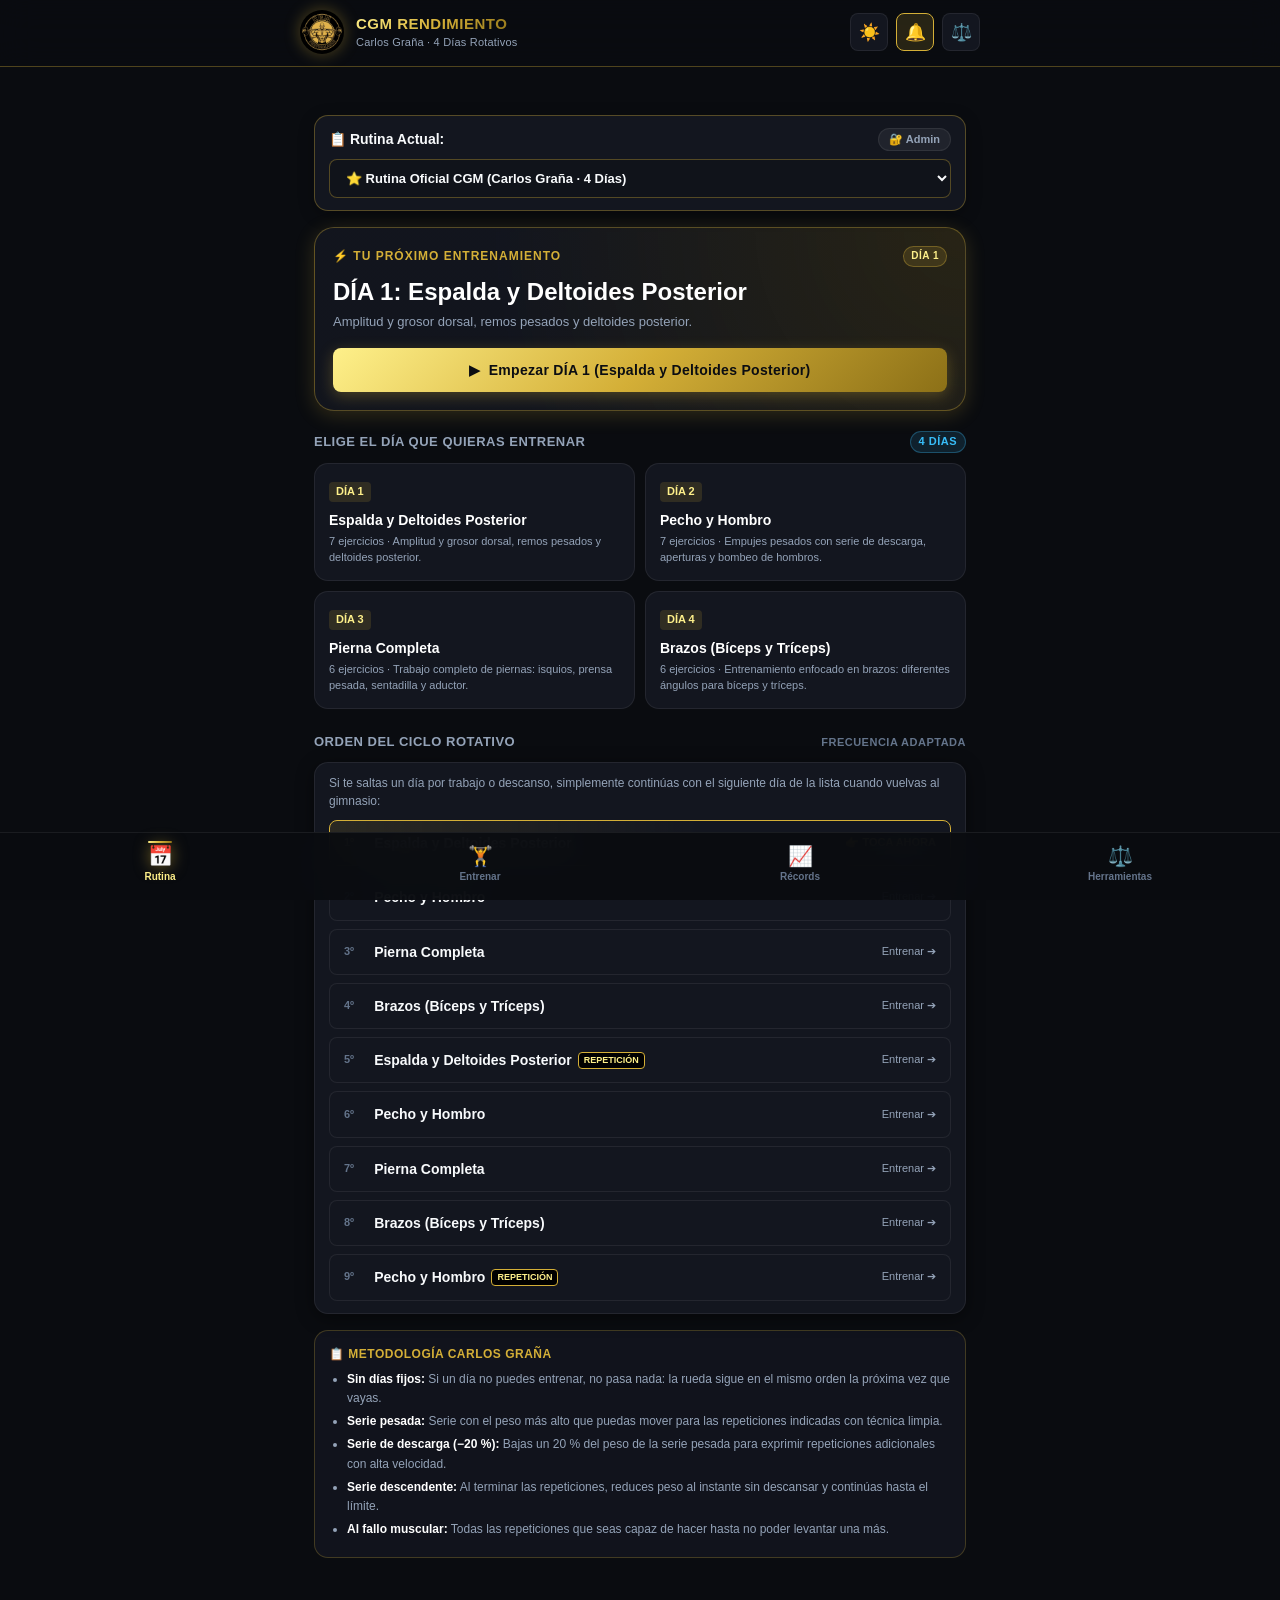
<file: index.html>
<!DOCTYPE html>
<html lang="es">
<head>
  <meta charset="UTF-8">
  <meta name="viewport" content="width=device-width, initial-scale=1.0, maximum-scale=1.0, user-scalable=no, viewport-fit=cover">
  <meta name="theme-color" content="#0a0c10">
  <meta name="apple-mobile-web-app-capable" content="yes">
  <meta name="apple-mobile-web-app-status-bar-style" content="black-translucent">
  <meta name="apple-mobile-web-app-title" content="CGM Entreno">
  <meta name="description" content="Aplicación de entrenamiento personalizada de Carlos Graña - CGM Rendimiento">
  
  <title>CGM Rendimiento · Rutina de 4 Días</title>
  
  <link rel="manifest" href="manifest.webmanifest">
  <link rel="icon" type="image/png" href="icon.png">
  <link rel="apple-touch-icon" href="icon.png">
  
  <link rel="stylesheet" href="styles.css?v=6">
</head>
<body>

  <!-- Confeti para celebrar el final del entrenamiento -->
  <canvas id="confettiCanvas"></canvas>

  <!-- Barra Superior -->
  <header class="app-header">
    <div class="header-container">
      <div class="brand-wrapper">
        <img src="icon.png" alt="Logo CGM Rendimiento" class="brand-logo-img">
        <div class="brand-info">
          <h1>CGM RENDIMIENTO</h1>
          <p>Carlos Graña · 4 Días Rotativos</p>
        </div>
      </div>
      <div class="header-actions">
        <button id="wakeLockBtn" class="icon-btn" title="Mantener la pantalla siempre encendida" aria-label="Pantalla encendida">
          ☀️
        </button>
        <button id="soundToggleBtn" class="icon-btn active" title="Sonido del cronómetro de descanso" aria-label="Sonido">
          🔔
        </button>
        <button id="plateCalcQuickBtn" class="icon-btn" title="Calculadora de discos para barra" aria-label="Calculadora de discos">
          ⚖️
        </button>
      </div>
    </div>
  </header>

  <!-- Banner para instalar la aplicación en el móvil -->
  <div class="main-container">
    <div id="pwaBanner" class="pwa-banner">
      <div class="pwa-banner-text">
        <strong>📱 Instalar la aplicación en tu móvil</strong>
        <span>Úsala en el gimnasio a pantalla completa y sin conexión a internet</span>
      </div>
      <button id="pwaInstallBtn" class="pwa-install-btn">Instalar</button>
    </div>
  </div>

  <!-- Contenedor Principal de Pestañas -->
  <main class="main-container">

    <!-- ===================================================================
         PESTAÑA 1: RUTINA (SELECCIÓN DE DÍA Y ROTACIÓN CONTINUA)
         =================================================================== -->
    <section id="tab-routine" class="tab-view active">
      
      <!-- Selector de Rutina Activa y Acceso de Administrador -->
      <div id="routineSelectorWrap" class="routine-selector-container"></div>

      <!-- Tarjeta Principal: Siguiente Entrenamiento Sugerido -->
      <div class="today-hero">
        <div class="hero-status">
          <span class="hero-subtitle">⚡ Tu Próximo Entrenamiento</span>
          <span id="currentDateBadge" class="badge-gold">En secuencia</span>
        </div>
        <h2 id="todayWorkoutTitle" class="hero-title">Cargando rutina...</h2>
        <p id="todayWorkoutDesc" class="hero-desc">Sistema de 4 días en rotación continua: entrenas a tu ritmo sin estar atado a días de la semana.</p>
        <div class="hero-actions">
          <button id="startTodayWorkoutBtn" class="btn-primary">
            <span>▶</span> Empezar Este Entrenamiento
          </button>
        </div>
      </div>

      <!-- Selector Directo de Días -->
      <div class="section-heading">
        <span>Elige el Día que Quieras Entrenar</span>
        <span id="daysDirectBadge" class="badge-info">4 Días</span>
      </div>

      <div id="daysDirectGrid" class="days-direct-grid">
        <div class="direct-day-card" data-day="D1">
          <span class="direct-day-badge">DÍA 1</span>
          <h3 class="direct-day-title">Espalda y Posterior</h3>
          <p class="direct-day-sub">7 ejercicios · Dominadas y remos pesados</p>
        </div>

        <div class="direct-day-card" data-day="D2">
          <span class="direct-day-badge">DÍA 2</span>
          <h3 class="direct-day-title">Pecho y Hombro</h3>
          <p class="direct-day-sub">7 ejercicios · Press inclinado y militar</p>
        </div>

        <div class="direct-day-card" data-day="D3">
          <span class="direct-day-badge">DÍA 3</span>
          <h3 class="direct-day-title">Pierna Completa</h3>
          <p class="direct-day-sub">6 ejercicios · Prensa pesada y sentadilla</p>
        </div>

        <div class="direct-day-card" data-day="D4">
          <span class="direct-day-badge">DÍA 4</span>
          <h3 class="direct-day-title">Brazos</h3>
          <p class="direct-day-sub">6 ejercicios · Bíceps y tríceps al completo</p>
        </div>
      </div>

      <!-- Secuencia del Ciclo Rotativo -->
      <div class="section-heading">
        <span>Orden del Ciclo Rotativo</span>
        <span style="font-size: 11px; color: var(--text-dim);">Frecuencia adaptada</span>
      </div>

      <div class="cgm-card" style="padding: 12px 14px;">
        <p style="font-size: 12px; color: var(--text-muted); margin-bottom: 10px;">
          Si te saltas un día por trabajo o descanso, simplemente continúas con el siguiente día de la lista cuando vuelvas al gimnasio:
        </p>
        <div id="cycleStepsList" style="display: flex; flex-direction: column; gap: 8px;">
          <!-- Generado dinámicamente con JS -->
        </div>
      </div>

      <!-- Tarjeta Explicativa: Cómo funciona la metodología Carlos Graña -->
      <div class="rules-box">
        <h4>📋 Metodología Carlos Graña</h4>
        <ul>
          <li><strong>Sin días fijos:</strong> Si un día no puedes entrenar, no pasa nada: la rueda sigue en el mismo orden la próxima vez que vayas.</li>
          <li><strong>Serie pesada:</strong> Serie con el peso más alto que puedas mover para las repeticiones indicadas con técnica limpia.</li>
          <li><strong>Serie de descarga (−20 %):</strong> Bajas un 20 % del peso de la serie pesada para exprimir repeticiones adicionales con alta velocidad.</li>
          <li><strong>Serie descendente:</strong> Al terminar las repeticiones, reduces peso al instante sin descansar y continúas hasta el límite.</li>
          <li><strong>Al fallo muscular:</strong> Todas las repeticiones que seas capaz de hacer hasta no poder levantar una más.</li>
        </ul>
      </div>

    </section>

    <!-- ===================================================================
         PESTAÑA 2: ENTRENAR (REGISTRO EN DIRECTO)
         =================================================================== -->
    <section id="tab-workout" class="tab-view">
      
      <!-- Estado cuando NO hay entrenamiento iniciado -->
      <div id="noActiveWorkoutView" class="cgm-card text-center" style="padding: 36px 16px;">
        <div style="font-size: 44px; margin-bottom: 12px;">🏋️</div>
        <h3 style="font-size: 18px; font-weight: 800; margin-bottom: 6px;">No hay ningún entrenamiento en curso</h3>
        <p style="font-size: 13px; color: var(--text-muted); margin-bottom: 20px;">
          Elige Día 1, Día 2, Día 3 o Día 4 en la pestaña "Rutina" para empezar a apuntar tus pesos y repeticiones.
        </p>
        <button id="goToRoutineBtn" class="btn-primary" style="max-width: 260px; margin: 0 auto;">
          Ir a Selección de Día
        </button>
      </div>

      <!-- Vista del Entrenamiento Activo -->
      <div id="activeWorkoutContent" style="display: none;">
        
        <!-- Cabecera del Entrenamiento Activo -->
        <div class="active-workout-header">
          <div class="active-meta">
            <h2 id="activeWorkoutName">DÍA 1: Espalda y Posterior</h2>
            <p id="activeWorkoutSubtitle">CGM Rendimiento · Modo Gimnasio</p>
          </div>
          <div class="timer-box" title="Tiempo de entrenamiento">
            <span>⏱</span>
            <span id="workoutElapsedTimer">00:00</span>
          </div>
        </div>

        <!-- Barra de Progreso del Entrenamiento -->
        <div class="progress-strip">
          <div id="workoutProgressBar" class="progress-fill"></div>
        </div>

        <!-- Lista de Ejercicios -->
        <div id="exercisesContainer">
          <!-- Generado dinámicamente con JS -->
        </div>

        <!-- Botones de Finalización -->
        <div class="cgm-card finish-workout-card">
          <button id="finishWorkoutBtn" class="btn-finish">
            🏆 GUARDAR Y FINALIZAR ENTRENAMIENTO
          </button>
          <button id="discardWorkoutBtn" class="btn-cancel-workout">
            Descartar o cancelar este entrenamiento
          </button>
        </div>

      </div>

    </section>

    <!-- ===================================================================
         PESTAÑA 3: RÉCORDS, PROGRESO Y ESTADÍSTICAS
         =================================================================== -->
    <section id="tab-history" class="tab-view">
      
      <!-- Panel de Métricas Globales (Inspirado en OpenGym y Hevy) -->
      <div class="stats-overview-grid">
        <div class="stat-card-gold">
          <span class="stat-card-icon">🏋️</span>
          <div class="stat-card-val" id="statTotalWorkouts">0</div>
          <div class="stat-card-label">Sesiones</div>
        </div>
        <div class="stat-card-gold">
          <span class="stat-card-icon">⚖️</span>
          <div class="stat-card-val" id="statTotalTonnage">0 t</div>
          <div class="stat-card-label">Tonelaje Total</div>
        </div>
        <div class="stat-card-gold">
          <span class="stat-card-icon">🔥</span>
          <div class="stat-card-val" id="statStreakDays">0</div>
          <div class="stat-card-label">Días (30d)</div>
        </div>
      </div>

      <!-- Gráfico de Sobrecarga Progresiva (Inspirado en Gym-Tracker) -->
      <div class="cgm-card featured" style="margin-top: 14px;">
        <div class="card-title-row">
          <h2 class="card-title">📈 Curva de Sobrecarga Progresiva</h2>
          <span id="chartGainBadge" class="badge-gold">+0 kg</span>
        </div>
        <p style="font-size: 12px; color: var(--text-muted); margin-bottom: 12px;">
          Evolución del peso máximo levantado a lo largo del tiempo:
        </p>

        <!-- Selector de Ejercicio para la gráfica -->
        <div style="margin-bottom: 14px;">
          <label for="progressionExerciseSelect" style="font-size: 11px; color: var(--text-muted); display: block; margin-bottom: 4px; font-weight: 700; text-transform: uppercase;">Selecciona el ejercicio:</label>
          <select id="progressionExerciseSelect" class="cgm-select" style="width: 100%;">
            <!-- Rellenado dinámicamente con todos los ejercicios -->
          </select>
        </div>

        <!-- Contenedor del Gráfico SVG Vectorial -->
        <div id="progressionChartContainer" class="chart-container-card">
          <!-- Gráfico SVG generado por app.js -->
        </div>
      </div>
      
      <div class="card-title-row" style="margin-top: 20px;">
        <h2 class="card-title">🏆 Récords Personales</h2>
        <span class="badge-gold">Tus Mejores Marcas</span>
      </div>

      <div class="cgm-card">
        <p style="font-size: 12px; color: var(--text-muted); margin-bottom: 12px;">
          Tus pesos máximos registrados en cada ejercicio:
        </p>
        <div id="prsGrid" class="prs-grid">
          <!-- Generado dinámicamente -->
        </div>
      </div>

      <div class="card-title-row" style="margin-top: 24px;">
        <h2 class="card-title">📅 Historial de Entrenamientos</h2>
        <span id="historyCountBadge" class="badge-info">0 sesiones</span>
      </div>

      <div id="historyList">
        <!-- Generado dinámicamente -->
      </div>

    </section>

    <!-- ===================================================================
         PESTAÑA 4: HERRAMIENTAS Y AJUSTES
         =================================================================== -->
    <section id="tab-tools" class="tab-view">
      
      <!-- Calculadora de Discos -->
      <div class="cgm-card featured">
        <div class="card-title-row">
          <h2 class="card-title">⚖️ Calculadora de Discos</h2>
          <span class="badge-gold">Por lado de la barra</span>
        </div>

        <div class="plate-calc-container">
          <div class="calc-input-row">
            <div class="calc-input-field">
              <label for="calcTargetWeight">Peso Total Objetivo (kg)</label>
              <input type="number" id="calcTargetWeight" value="90" step="2.5" min="10">
            </div>
            <div class="calc-input-field">
              <label for="calcBarWeight">Peso de la Barra</label>
              <select id="calcBarWeight">
                <option value="20" selected>Barra Olímpica (20 kg)</option>
                <option value="15">Barra Femenina / Técnica (15 kg)</option>
                <option value="10">Barra Corta / Z (10 kg)</option>
                <option value="0">Máquina Guiada / Multipower (0 kg)</option>
              </select>
            </div>
          </div>

          <div style="font-size: 12px; color: var(--text-muted);">
            Cargar en cada lado de la barra: <strong id="weightPerSideLabel" style="color: var(--gold-light);">35 kg</strong>
          </div>

          <!-- Visualización Gráfica de la Barra y Discos -->
          <div class="barbell-visual">
            <div class="bar-center"></div>
            <div id="platesVisual" class="plates-display">
              <!-- Renderizado visual de discos -->
            </div>
            <div class="bar-center"></div>
          </div>

          <div id="platesTextList" style="font-size: 12px; color: var(--text-main); font-weight: 700;">
            <!-- Desglose textual -->
          </div>
        </div>
      </div>

      <!-- Calculadora Rápida de Serie de Descarga (-20%) -->
      <div class="cgm-card">
        <div class="card-title-row">
          <h2 class="card-title">📉 Calculadora de Descarga (−20 %)</h2>
          <span class="badge-gold">Método CGM</span>
        </div>
        <p style="font-size: 12px; color: var(--text-muted); margin-bottom: 12px;">
          Calcula automáticamente el peso para la serie de descarga tras la serie pesada.
        </p>
        <div class="calc-input-row">
          <div class="calc-input-field">
            <label for="topSetInput">Peso de la Serie Pesada (kg)</label>
            <input type="number" id="topSetInput" value="100" step="2.5">
          </div>
          <div class="calc-input-field">
            <label>Peso de Descarga sugerido</label>
            <div id="backOffResult" style="padding: 10px; background: #000; border: 1px solid var(--border-gold); color: var(--gold-primary); font-size: 16px; font-weight: 900; border-radius: 6px; text-align: center;">
              80.0 kg
            </div>
          </div>
        </div>
      </div>

      <!-- Calculadora de 1RM (Fuerza Máxima Estimada - Inspirado en OpenGym / GitHub-Fitness) -->
      <div class="cgm-card">
        <div class="card-title-row">
          <h2 class="card-title">🎯 Calculadora de Fuerza Máxima (1RM)</h2>
          <span class="badge-gold">Fórmulas Epley y Brzycki</span>
        </div>
        <p style="font-size: 12px; color: var(--text-muted); margin-bottom: 12px;">
          Calcula tu repetición máxima teórica y la tabla de porcentajes de entrenamiento:
        </p>
        <div class="calc-input-row">
          <div class="calc-input-field">
            <label for="onermWeightInput">Peso Levantado (kg)</label>
            <input type="number" id="onermWeightInput" value="80" step="2.5" min="1">
          </div>
          <div class="calc-input-field">
            <label for="onermRepsInput">Repeticiones Hechas</label>
            <input type="number" id="onermRepsInput" value="8" step="1" min="1" max="15">
          </div>
        </div>

        <div class="onerm-banner">
          <div>
            <div class="onerm-label">Tu 1RM Estimado:</div>
            <div id="onermEstimatedValue" class="onerm-val">101.3 kg</div>
          </div>
          <div style="font-size: 11px; color: var(--text-muted); text-align: right;">
            Peso teórico máximo a 1 repetición
          </div>
        </div>

        <!-- Tabla de porcentajes de carga -->
        <div class="onerm-table-wrap">
          <div class="onerm-table-title">Porcentajes de Entrenamiento Recomendados:</div>
          <div class="onerm-table-grid" id="onermPercentagesGrid">
            <!-- Rellenado dinámicamente -->
          </div>
        </div>
      </div>

      <!-- Ajustes de la Aplicación -->
      <div class="cgm-card">
        <h2 class="card-title mb-12">⚙️ Ajustes</h2>
        
        <div style="display: flex; flex-direction: column; gap: 12px; font-size: 13px;">
          <label style="display: flex; align-items: center; justify-content: space-between; cursor: pointer;">
            <span>🔊 Sonido al terminar el descanso</span>
            <input type="checkbox" id="settingSound" checked style="width: 18px; height: 18px; accent-color: var(--gold-primary);">
          </label>

          <label style="display: flex; align-items: center; justify-content: space-between; cursor: pointer;">
            <span>📳 Vibración en el teléfono</span>
            <input type="checkbox" id="settingVibrate" checked style="width: 18px; height: 18px; accent-color: var(--gold-primary);">
          </label>

          <label style="display: flex; align-items: center; justify-content: space-between; cursor: pointer;">
            <div>
              <span style="display: block; font-weight: 700;">⌨️ Teclado táctil de gimnasio</span>
              <span style="font-size: 11px; color: var(--text-muted);">Botones grandes (+/-) sin abrir el teclado del teléfono</span>
            </div>
            <input type="checkbox" id="settingGymKeypad" checked style="width: 18px; height: 18px; accent-color: var(--gold-primary);">
          </label>

          <label style="display: flex; align-items: center; justify-content: space-between; cursor: pointer;">
            <span>⏱️ Tiempo de descanso predeterminado</span>
            <select id="settingDefaultRest" style="background: var(--bg-input); border: 1px solid var(--border-subtle); color: #fff; padding: 4px 8px; border-radius: 4px;">
              <option value="60">60 segundos (1 minuto)</option>
              <option value="90" selected>90 segundos (1 min y medio)</option>
              <option value="120">120 segundos (2 minutos)</option>
              <option value="180">180 segundos (3 minutos)</option>
            </select>
          </label>
        </div>
      </div>

      <!-- Base de Datos Maestra de Ejercicios y Vídeos (Carlos Graña) -->
      <div class="cgm-card featured">
        <div class="card-title-row">
          <h2 class="card-title">📚 Base de Datos de Ejercicios (103)</h2>
          <span class="badge-gold">Catálogo Maestro</span>
        </div>
        <p style="font-size: 12px; color: var(--text-muted); margin-bottom: 12px;">
          Base de datos maestra de ejercicios y vídeos de Google Drive. Se asocia automáticamente por nombre a esta rutina y a futuras rutinas de otros clientes:
        </p>

        <!-- Métricas del catálogo -->
        <div class="db-stats-row">
          <div class="db-stat-pill"><strong id="dbTotalCount">103</strong> ejercicios</div>
          <div class="db-stat-pill ok"><strong id="dbReadyCount">77</strong> con vídeo listo</div>
          <div class="db-stat-pill warn"><strong id="dbPendingCount">26</strong> a rehacer</div>
        </div>

        <!-- Buscador y filtro por grupo muscular -->
        <div style="display: flex; gap: 8px; margin: 12px 0;">
          <input type="text" id="dbSearchInput" placeholder="Buscar ejercicio (ej. dominadas, press...)" class="cgm-select" style="flex: 2; padding: 8px 12px;">
          <select id="dbGroupFilter" class="cgm-select" style="flex: 1; min-width: 110px; padding: 8px 10px;">
            <option value="todos">Todos</option>
            <option value="Espalda">Espalda</option>
            <option value="Pecho">Pecho</option>
            <option value="Pierna">Pierna</option>
            <option value="Hombro">Hombro</option>
            <option value="Bíceps">Bíceps</option>
            <option value="Tríceps">Tríceps</option>
            <option value="Abdomen">Abdomen</option>
            <option value="Antebrazo">Antebrazo</option>
            <option value="Trapecio">Trapecio</option>
          </select>
        </div>

        <!-- Lista scrolleable de ejercicios de la BD -->
        <div id="dbExercisesList" class="db-exercises-list">
          <!-- Renderizado dinámico desde ejercicios-db.js -->
        </div>
      </div>

      <!-- Copia de Seguridad y Datos -->
      <div class="cgm-card">
        <h2 class="card-title mb-12">💾 Copia de Seguridad</h2>
        <p style="font-size: 12px; color: var(--text-muted); margin-bottom: 14px;">
          Tus datos se guardan de forma privada en la memoria de este teléfono. Puedes exportar una copia cuando quieras:
        </p>

        <div style="display: flex; gap: 10px; flex-wrap: wrap;">
          <button id="exportDataBtn" class="btn-secondary" style="flex: 1;">
            📥 Descargar Copia (JSON)
          </button>
          <label class="btn-secondary" style="flex: 1; cursor: pointer; text-align: center;">
            📤 Restaurar Copia
            <input type="file" id="importDataInput" accept=".json" style="display: none;">
          </label>
        </div>

        <button id="resetDataBtn" style="background: transparent; border: none; color: var(--danger); font-size: 11px; margin-top: 14px; cursor: pointer; text-decoration: underline;">
          Borrar todo el historial y reiniciar de cero
        </button>
      </div>

    </section>

  </main>

  <!-- ===================================================================
       CRONÓMETRO DE DESCANSO FLOTANTE
       =================================================================== -->
  <div id="restTimerBar" class="rest-timer-bar">
    <div class="timer-left">
      <div class="timer-circular-wrap">
        <svg class="timer-circular-svg" viewBox="0 0 44 44">
          <circle class="timer-circle-bg" cx="22" cy="22" r="18" />
          <circle id="timerProgressCircle" class="timer-circle-fg" cx="22" cy="22" r="18" stroke-dasharray="113.1" stroke-dashoffset="0" />
        </svg>
      </div>
      <div>
        <div id="restTimerSeconds" class="timer-number">01:30</div>
        <div class="timer-label">Descanso</div>
      </div>
    </div>

    <div class="timer-controls">
      <button id="timerSub15Btn" class="timer-btn-sm">-15s</button>
      <button id="timerAdd15Btn" class="timer-btn-sm">+15s</button>
      <button id="timerSkipBtn" class="timer-btn-sm" style="color: var(--gold-light);">Saltar</button>
      <button id="timerCloseBtn" class="timer-close-btn" title="Cerrar cronómetro">×</button>
    </div>
  </div>

  <!-- ===================================================================
       BARRA DE NAVEGACIÓN INFERIOR (100% EN CASTELLANO)
       =================================================================== -->
  <nav class="bottom-nav">
    <div class="nav-item active" data-tab="tab-routine">
      <span class="nav-icon">📅</span>
      <span>Rutina</span>
    </div>

    <div class="nav-item" data-tab="tab-workout">
      <span class="nav-icon" id="workoutNavIcon">🏋️</span>
      <span>Entrenar</span>
    </div>

    <div class="nav-item" data-tab="tab-history">
      <span class="nav-icon">📈</span>
      <span>Récords</span>
    </div>

    <div class="nav-item" data-tab="tab-tools">
      <span class="nav-icon">⚖️</span>
      <span>Herramientas</span>
    </div>
  </nav>

  <!-- ===================================================================
       VENTANA DE RESUMEN AL FINALIZAR
       =================================================================== -->
  <div id="summaryModal" class="modal-overlay">
    <div class="modal-content text-center">
      <div style="font-size: 48px; margin-bottom: 8px;">🏆</div>
      <h3 style="font-size: 20px; font-weight: 900; margin-bottom: 4px; color: var(--gold-light);">
        ¡ENTRENAMIENTO COMPLETADO!
      </h3>
      <p id="summaryWorkoutName" style="font-size: 13px; color: var(--text-muted); margin-bottom: 16px;">
        DÍA 1: Espalda y Posterior · CGM Rendimiento
      </p>

      <div class="cgm-card" style="background: #000; border-color: var(--border-gold); padding: 14px; margin-bottom: 16px;">
        <div style="display: grid; grid-template-columns: repeat(3, 1fr); gap: 10px;">
          <div>
            <div style="font-size: 11px; color: var(--text-dim); text-transform: uppercase;">Tiempo</div>
            <div id="summaryDuration" style="font-size: 17px; font-weight: 800; color: #fff;">45 min</div>
          </div>
          <div>
            <div style="font-size: 11px; color: var(--text-dim); text-transform: uppercase;">Volumen</div>
            <div id="summaryVolume" style="font-size: 17px; font-weight: 800; color: var(--gold-primary);">8.450 kg</div>
          </div>
          <div>
            <div style="font-size: 11px; color: var(--text-dim); text-transform: uppercase;">Series</div>
            <div id="summarySets" style="font-size: 17px; font-weight: 800; color: #fff;">18</div>
          </div>
        </div>
      </div>

      <div id="summaryPrsSection" style="display: none; margin-bottom: 16px; text-align: left;">
        <div style="font-size: 12px; font-weight: 800; color: var(--gold-light); margin-bottom: 6px;">
          🔥 Nuevos Récords Personales:
        </div>
        <div id="summaryPrsList"></div>
      </div>

      <div style="display: flex; flex-direction: column; gap: 10px;">
        <button id="shareWhatsAppBtn" class="btn-primary" style="background: linear-gradient(135deg, #25D366 0%, #128C7E 100%); color: #fff;">
          <span>💬</span> Compartir Resumen por WhatsApp
        </button>

        <button id="closeSummaryModalBtn" class="btn-secondary">
          Guardar y Volver a la Rutina
        </button>
      </div>
    </div>
  </div>

  <!-- ===================================================================
       MODAL DE VÍDEO RÁPIDO DE TÉCNICA (LIMPIO Y SIN CONTROLES MOLESTOS)
       =================================================================== -->
  <div id="videoModal" class="modal-overlay">
    <div class="video-modal-content">
      <div class="video-modal-header">
        <h3 id="videoModalExerciseName" class="video-modal-title">Ejercicio</h3>
        <button id="closeVideoModalBtn" class="video-modal-close" aria-label="Cerrar vídeo">✕</button>
      </div>

      <!-- Barra de pestañas simple: Carlos Graña o Guía -->
      <div class="video-source-switcher">
        <button id="btnTabDrive" class="video-source-tab active" type="button">🎬 Carlos Graña</button>
        <button id="btnTabYoutube" class="video-source-tab" type="button">📺 Guía alternativa</button>
        <a id="btnOpenDriveDirect" class="video-direct-link-btn" href="#" target="_blank" rel="noopener noreferrer" style="display: none;">↗️ Pantalla completa</a>
      </div>

      <!-- Reproductor: Vídeo nativo limpio en bucle sin barra de tiempo ni pausa -->
      <div id="videoPlayerWrapper" class="video-player-wrapper">
        <video id="videoNativePlayer" autoplay loop muted playsinline style="width: 100%; height: 100%; object-fit: contain; background: #000; display: block;"></video>
        <iframe id="videoIframe" class="video-iframe" src="" allow="autoplay; fullscreen; encrypted-media" allowfullscreen style="display: none;"></iframe>
      </div>

      <!-- Indicación técnica y botón de cierre -->
      <div class="video-modal-footer">
        <p id="videoModalNotes" class="video-modal-notes"></p>
        <button id="closeVideoModalFooterBtn" class="btn-primary" style="width: 100%; margin-top: 8px;">
          ✓ Listo
        </button>
      </div>
    </div>
  </div>

  <!-- ===================================================================
       TECLADO TÁCTIL DE GIMNASIO (CGM SMART KEYPAD)
       Ajuste de KG y Repeticiones con botones gigantes táctiles (+/-) sin teclado del móvil
       =================================================================== -->
  <div id="gymKeypadSheet" class="gym-keypad-sheet">
    <div class="gym-keypad-backdrop" id="gymKeypadBackdrop"></div>
    <div class="gym-keypad-panel">
      <!-- Barra superior: Ejercicio y selector de serie -->
      <div class="gym-keypad-header">
        <div class="gym-keypad-title-wrap">
          <span id="keypadExName" class="gym-keypad-ex-name">Ejercicio</span>
          <span id="keypadSetBadge" class="gym-keypad-set-badge">Serie 1</span>
        </div>
        <button id="closeKeypadBtn" class="gym-keypad-close" type="button" aria-label="Cerrar teclado">✕</button>
      </div>

      <!-- Pantalla dual interactiva de valores actuales -->
      <div class="gym-keypad-display-row">
        <button id="keypadTabWeight" class="keypad-val-tab active" type="button">
          <span class="keypad-tab-label">PESO</span>
          <span class="keypad-tab-value"><strong id="keypadDisplayWeight">0</strong> <small>kg</small></span>
        </button>

        <button id="keypadTabReps" class="keypad-val-tab" type="button">
          <span class="keypad-tab-label">REPETICIONES</span>
          <span class="keypad-tab-value"><strong id="keypadDisplayReps">0</strong> <small>reps</small></span>
        </button>

        <button id="keypadCopyPrevBtn" class="keypad-copy-btn" type="button" title="Copiar marca de la sesión anterior">
          <span>📋</span>
          <small id="keypadPrevHint">Copiar</small>
        </button>
      </div>

      <!-- Fila de modificadores rápidos inteligentes (Steppers +/-) -->
      <div id="keypadWeightSteppers" class="keypad-steppers-row">
        <button class="keypad-step-btn neg" data-delta="-10">-10</button>
        <button class="keypad-step-btn neg" data-delta="-5">-5</button>
        <button class="keypad-step-btn neg" data-delta="-2.5">-2.5</button>
        <button class="keypad-step-btn neg" data-delta="-1">-1</button>
        <button class="keypad-step-btn pos" data-delta="+1">+1</button>
        <button class="keypad-step-btn pos" data-delta="+2.5">+2.5</button>
        <button class="keypad-step-btn pos" data-delta="+5">+5</button>
        <button class="keypad-step-btn pos" data-delta="+10">+10</button>
      </div>

      <div id="keypadRepsSteppers" class="keypad-steppers-row" style="display: none;">
        <button class="keypad-step-btn neg" data-rep-delta="-2">-2</button>
        <button class="keypad-step-btn neg" data-rep-delta="-1">-1</button>
        <button class="keypad-step-btn pos" data-rep-delta="+1">+1</button>
        <button class="keypad-step-btn pos" data-rep-delta="+2">+2</button>
        <button class="keypad-preset-rep" data-rep-set="6">6</button>
        <button class="keypad-preset-rep" data-rep-set="8">8</button>
        <button class="keypad-preset-rep" data-rep-set="10">10</button>
        <button class="keypad-preset-rep" data-rep-set="12">12</button>
        <button class="keypad-preset-rep" data-rep-set="15">15</button>
      </div>

      <!-- Teclado Numérico Táctil Ergonómico -->
      <div class="gym-numpad-grid">
        <button class="numpad-key" data-key="1">1</button>
        <button class="numpad-key" data-key="2">2</button>
        <button class="numpad-key" data-key="3">3</button>
        <button class="numpad-key" data-key="4">4</button>
        <button class="numpad-key" data-key="5">5</button>
        <button class="numpad-key" data-key="6">6</button>
        <button class="numpad-key" data-key="7">7</button>
        <button class="numpad-key" data-key="8">8</button>
        <button class="numpad-key" data-key="9">9</button>
        <button class="numpad-key" data-key=".">.</button>
        <button class="numpad-key" data-key="0">0</button>
        <button class="numpad-key del" data-key="backspace">⌫</button>
      </div>

      <!-- Barra de acciones de navegación rápida -->
      <div class="gym-keypad-actions">
        <button id="keypadNativeKeyboardBtn" class="keypad-action-ghost" type="button" title="Abrir teclado normal del móvil">
          ⌨️ Móvil
        </button>
        <button id="keypadQuickPlateBtn" class="keypad-action-ghost" type="button" title="Ver discos necesarios para este peso">
          ⚖️ Discos
        </button>
        <button id="keypadNextFieldBtn" class="keypad-action-next" type="button">
          Siguiente ➔
        </button>
        <button id="keypadDoneSetBtn" class="keypad-action-done" type="button">
          ✓ Marcar Hecha
        </button>
      </div>
    </div>
  </div>

  <!-- ===================================================================
       MODALES DE GESTIÓN DE RUTINAS PERSONALIZADAS Y PDF (v12)
       =================================================================== -->

  <!-- Modal de Autenticación de Administrador -->
  <div id="adminLoginModal" class="modal-overlay">
    <div class="modal-content" style="max-width: 380px;">
      <div class="modal-header">
        <h3>🔐 Acceso de Administrador</h3>
      </div>
      <p style="font-size: 13px; color: var(--text-muted); margin-bottom: 14px; line-height: 1.4;">
        Introduce la clave de entrenador para gestionar rutinas personalizadas y subir archivos PDF.
      </p>
      <div style="margin-bottom: 14px;">
        <input type="password" id="adminPasswordInput" class="admin-input-text" placeholder="Contraseña de administrador" autocomplete="current-password">
        <div id="adminLoginError" style="display:none; color: var(--danger); font-size: 12px; margin-top: 6px;"></div>
      </div>
      <div style="display: flex; gap: 8px;">
        <button id="adminLoginSubmitBtn" class="btn-primary" style="flex: 1;">Entrar</button>
        <button id="adminLoginCancelBtn" class="btn-secondary" style="flex: 1;">Cancelar</button>
      </div>
    </div>
  </div>

  <!-- Modal del Panel de Administrador -->
  <div id="adminPanelModal" class="modal-overlay">
    <div class="modal-content" style="max-width: 580px; max-height: 85vh; display: flex; flex-direction: column;">
      <div class="modal-header">
        <h3>👑 Panel de Rutinas Personalizadas</h3>
        <button id="closeAdminPanelBtn" class="video-modal-close" type="button" aria-label="Cerrar panel">✕</button>
      </div>
      <div style="padding: 6px 0 12px 0; display: flex; gap: 8px; flex-wrap: wrap;">
        <button id="btnAdminNewFromPdf" class="btn-primary" style="flex: 1; min-width: 180px;">
          <span>📄</span> Crear Rutina desde PDF
        </button>
        <button id="btnAdminImportJson" class="btn-secondary" style="min-width: 140px;">
          <span>📥</span> Importar JSON
        </button>
        <input type="file" id="adminImportJsonInput" accept=".json" style="display:none;">
        <button id="btnAdminLogout" class="btn-sm-action danger" style="padding: 8px 12px; font-size: 12px;" title="Cerrar sesión de administrador">
          Cerrar Sesión
        </button>
      </div>
      <div class="section-heading" style="margin-top: 6px; margin-bottom: 8px;">
        <span>Tus Rutinas Creadas</span>
      </div>
      <div id="adminRoutinesList" class="admin-routines-scrollable" style="flex: 1; overflow-y: auto; display: flex; flex-direction: column; gap: 10px; padding-right: 4px;">
        <!-- Generado dinámicamente -->
      </div>
    </div>
  </div>

  <!-- Modal de Subida de Archivo PDF -->
  <div id="pdfUploadModal" class="modal-overlay">
    <div class="modal-content" style="max-width: 480px;">
      <div class="modal-header">
        <h3>📄 Subir Rutina en PDF</h3>
        <button id="closePdfModalBtn" class="video-modal-close" type="button" aria-label="Cerrar subida">✕</button>
      </div>
      <p style="font-size: 13px; color: var(--text-muted); margin-bottom: 14px; line-height: 1.4;">
        Arrastra aquí el PDF del entrenamiento del cliente o pulsa para seleccionarlo. El archivo se procesa 100% en tu navegador de forma segura y privada.
      </p>
      <div id="pdfDropZone" class="pdf-drop-zone">
        <div style="font-size: 40px; margin-bottom: 8px;">📑</div>
        <strong>Arrastra tu PDF aquí</strong>
        <span style="font-size: 12px; color: var(--text-dim); margin-top: 4px;">o pulsa para explorar archivos</span>
        <input type="file" id="pdfFileInput" accept=".pdf" style="display: none;">
      </div>
      <div id="pdfUploadStatus" style="display:none; align-items:center; gap:10px; margin-top:14px; padding:10px 14px; background:rgba(212,175,55,0.1); border-radius:8px; border:1px solid rgba(212,175,55,0.3);">
        <div class="admin-spinner"></div>
        <span id="pdfUploadStatusText" style="font-size:13px; color:var(--gold-light);">Analizando PDF y extrayendo ejercicios...</span>
      </div>
    </div>
  </div>

  <!-- Modal de Revisión y Corrección de Rutina Antes de Guardar -->
  <div id="routineReviewModal" class="modal-overlay">
    <div class="modal-content review-modal-card">
      <div class="modal-header">
        <h3>🔍 Revisión del Plan Extraído</h3>
      </div>
      <div class="review-meta-grid">
        <div>
          <label class="review-label">Título de la Rutina:</label>
          <input type="text" id="reviewRoutineTitle" class="admin-input-text" placeholder="Ej. Rutina Frecuencia 1.5 - 4 Días">
        </div>
        <div>
          <label class="review-label">Cliente / Atleta:</label>
          <input type="text" id="reviewClientName" class="admin-input-text" placeholder="Ej. Carlos Graña o Nombre del cliente">
        </div>
      </div>
      <div class="section-heading" style="margin-top: 10px; margin-bottom: 8px;">
        <span>Días y Ejercicios Detectados (con asignación de vídeo)</span>
      </div>
      <div id="reviewDaysContainer" class="review-days-container">
        <!-- Generado dinámicamente -->
      </div>
      <div class="review-modal-footer">
        <button id="btnSaveRoutineReview" class="btn-primary" style="flex: 2;">
          ✓ Guardar y Activar Rutina
        </button>
        <button id="btnCancelRoutineReview" class="btn-secondary" style="flex: 1;">
          Cancelar
        </button>
      </div>
    </div>
  </div>

  <!-- Modal Buscador de Ejercicios en Base de Datos de Carlos Graña -->
  <div id="videoPickerModal" class="modal-overlay">
    <div class="modal-content" style="max-width: 500px; max-height: 80vh; display: flex; flex-direction: column;">
      <div class="modal-header">
        <h3>🎬 Asociar Vídeo de Carlos Graña</h3>
        <button id="closeVideoPickerBtn" class="video-modal-close" type="button" aria-label="Cerrar selector">✕</button>
      </div>
      <div style="margin-bottom: 10px;">
        <input type="text" id="videoPickerSearchInput" class="admin-input-text" placeholder="Buscar ejercicio o grupo muscular...">
      </div>
      <div id="videoPickerResultsList" class="video-picker-scrollable" style="flex: 1; overflow-y: auto; display: flex; flex-direction: column; gap: 6px; padding-right: 4px;">
        <!-- Generado dinámicamente -->
      </div>
    </div>
  </div>

  <!-- Modal Compartir Enlace Mágico por WhatsApp -->
  <div id="magicLinkModal" class="modal-overlay">
    <div class="modal-content" style="max-width: 480px;">
      <div class="modal-header">
        <h3>📲 Compartir con el Cliente</h3>
        <button id="closeMagicLinkBtn" class="video-modal-close" type="button" aria-label="Cerrar">✕</button>
      </div>
      <p style="font-size: 13px; color: var(--text-muted); margin-bottom: 12px; line-height: 1.4;">
        Envía este enlace privado a tu cliente por WhatsApp. Al tocarlo en su móvil, la rutina se cargará automáticamente en su teléfono sin necesidad de contraseñas ni archivos.
      </p>
      
      <div style="background: var(--bg-input); border: 1px solid var(--border-subtle); border-radius: var(--radius-sm); padding: 12px; margin-bottom: 14px;">
        <div style="display:flex; justify-content:space-between; margin-bottom: 6px;">
          <span style="font-size: 12px; color: var(--text-dim);">Mensaje listo para WhatsApp:</span>
          <span id="magicLinkCopiedBadge" style="display:none; font-size: 11px; color: #4ade80; font-weight:700;">✓ ¡Copiado!</span>
        </div>
        <textarea id="magicLinkMessagePreview" class="admin-input-text" rows="5" readonly style="resize:none; font-size:12px; font-family: inherit; line-height:1.4; color:var(--text-main);"></textarea>
      </div>

      <div style="display: flex; flex-direction: column; gap: 8px;">
        <a id="btnOpenWhatsAppDirect" href="#" target="_blank" rel="noopener noreferrer" class="btn-primary" style="background: linear-gradient(135deg, #25D366 0%, #128C7E 100%); color: #fff; text-decoration: none; display: flex; align-items: center; justify-content: center; gap: 8px; padding: 12px;">
          <span style="font-size: 18px;">💬</span> Enviar por WhatsApp
        </a>

        <div style="display: flex; gap: 8px;">
          <button id="btnCopyMagicLinkOnly" class="btn-secondary" style="flex: 1; font-size: 12px;">
            🔗 Copiar Solo Enlace
          </button>
          <button id="btnCopyFullMessage" class="btn-secondary" style="flex: 1; font-size: 12px;">
            📋 Copiar Mensaje
          </button>
        </div>
      </div>
    </div>
  </div>

  <!-- Modal de Bienvenida para Rutina Importada desde Enlace Mágico -->
  <div id="welcomeRoutineModal" class="modal-overlay">
    <div class="modal-content" style="max-width: 440px; text-align: center; padding: 26px 20px;">
      <div style="font-size: 48px; margin-bottom: 8px;">🏆</div>
      <span class="badge-gold" style="margin-bottom: 10px; display: inline-block;">¡Rutina Asignada con Éxito!</span>
      <h3 id="welcomeRoutineTitle" style="font-size: 18px; font-weight: 800; margin-bottom: 4px; color: #fff;">Plan Personalizado</h3>
      <p id="welcomeRoutineClient" style="font-size: 13px; color: var(--gold-light); font-weight: 700; margin-bottom: 14px;"></p>
      
      <p style="font-size: 13px; color: var(--text-muted); line-height: 1.5; margin-bottom: 20px;">
        Tu entrenador te ha configurado esta rutina con todos los vídeos oficiales de técnica de Carlos Graña y registro inteligente de pesos. Está guardada en tu teléfono lista para usar.
      </p>

      <div style="display: flex; flex-direction: column; gap: 8px;">
        <button id="btnStartWelcomeRoutine" class="btn-primary" style="width: 100%; padding: 12px;">
          <span>▶</span> ¡Empezar a Entrenar!
        </button>
        <button id="btnCloseWelcomeModal" class="btn-secondary" style="width: 100%;">
          Ver Selección de Días
        </button>
      </div>
    </div>
  </div>

  <!-- Modal de Historial Rápido de Ejercicio (Inspirado en Hevy / Strong) -->
  <div id="exHistoryModal" class="modal-overlay">
    <div class="modal-content" style="max-width: 480px; padding: 22px 18px;">
      <div style="display:flex; justify-content:space-between; align-items:flex-start; margin-bottom:12px; gap: 8px;">
        <div>
          <span class="badge-gold" style="font-size:11px;">📋 Marcas Anteriores</span>
          <h3 id="exHistoryModalTitle" style="font-size:17px; font-weight:800; color:#fff; margin-top:4px; line-height: 1.3;">Historial de Ejercicio</h3>
        </div>
        <button id="closeExHistoryModalBtn" class="gym-keypad-close" type="button" aria-label="Cerrar modal">✕</button>
      </div>
      <div id="exHistoryModalBody" style="max-height: 58vh; overflow-y: auto; padding-right: 4px;">
        <!-- Se rellena dinámicamente con las últimas sesiones del ejercicio -->
      </div>
      <div style="margin-top: 14px; text-align: center;">
        <button id="btnCloseExHistoryFooter" class="btn-secondary" style="width: 100%;">Volver al Entrenamiento</button>
      </div>
    </div>
  </div>

  <!-- Modal Rápido de Discos para Barra (Inspirado en OpenWorkout) -->
  <div id="quickPlateModal" class="modal-overlay">
    <div class="modal-content" style="max-width: 440px; padding: 22px 18px; text-align: center;">
      <div style="display:flex; justify-content:space-between; align-items:center; margin-bottom:12px;">
        <div style="text-align: left;">
          <span class="badge-gold" style="font-size:11px;">⚖️ Calculadora Rápida</span>
          <h3 id="quickPlateModalTitle" style="font-size:16px; font-weight:800; color:#fff; margin-top:3px;">Carga de Barra</h3>
        </div>
        <button id="closeQuickPlateModalBtn" class="gym-keypad-close" type="button" aria-label="Cerrar modal">✕</button>
      </div>

      <div style="background: var(--bg-input); border: 1px solid var(--border-subtle); border-radius: var(--radius-sm); padding: 14px; margin-bottom: 12px;">
        <div style="font-size: 32px; font-weight: 900; color: var(--gold-light); letter-spacing: -0.5px;">
          <span id="quickPlateWeightDisplay">60</span> <small style="font-size: 16px; color: var(--text-dim);">kg</small>
        </div>
        <div id="quickPlateSideWeightDisplay" style="font-size: 12px; color: var(--text-dim); margin-top: 2px;">
          Barra olímpica de 20 kg · 20 kg por cada lado
        </div>

        <div style="display: flex; justify-content: center; gap: 8px; margin-top: 10px;">
          <button class="quick-plate-adjust-btn" id="btnQuickPlateMinus5">-5 kg</button>
          <button class="quick-plate-adjust-btn" id="btnQuickPlateMinus25">-2.5 kg</button>
          <button class="quick-plate-adjust-btn" id="btnQuickPlatePlus25">+2.5 kg</button>
          <button class="quick-plate-adjust-btn" id="btnQuickPlatePlus5">+5 kg</button>
        </div>
      </div>

      <div style="font-size: 11px; text-transform: uppercase; letter-spacing: 0.5px; color: var(--text-dim); margin-bottom: 6px; font-weight: 700;">
        Discos necesarios en cada extremo:
      </div>

      <div id="quickPlateBreakdown" style="display:flex; justify-content:center; flex-wrap:wrap; gap:6px; min-height: 38px; margin-bottom: 16px;">
        <!-- Fichas de discos calculados -->
      </div>

      <button id="btnCloseQuickPlateFooter" class="btn-secondary" style="width: 100%;">
        Listo · Volver al Entrenamiento
      </button>
    </div>
  </div>

  <!-- Modal Selector de Tipo de Serie (Normal, Calentamiento, Pesada, Descarga, Fallo) -->
  <div id="setTypePickerModal" class="modal-overlay">
    <div class="modal-content" style="max-width: 380px; padding: 20px 16px;">
      <div style="display:flex; justify-content:space-between; align-items:center; margin-bottom:14px;">
        <div>
          <span class="badge-gold" style="font-size:11px;">Categoría de Serie</span>
          <h3 id="setTypePickerTitle" style="font-size:16px; font-weight:800; color:#fff; margin-top:2px;">Tipo de Serie</h3>
        </div>
        <button id="closeSetTypePickerBtn" class="gym-keypad-close" type="button" aria-label="Cerrar modal">✕</button>
      </div>

      <div style="display:flex; flex-direction:column; gap:8px;">
        <button class="btn-set-type-option" data-type="normal" data-badge="SERIE" style="display:flex; align-items:center; justify-content:space-between; padding:11px 14px; background:var(--bg-input); border:1px solid var(--border-subtle); border-radius:8px; color:#fff; cursor:pointer; text-align:left;">
          <div>
            <div style="font-weight:700; font-size:13px;">Serie Normal</div>
            <div style="font-size:11px; color:var(--text-dim);">Serie de trabajo estándar</div>
          </div>
          <span class="set-tag normal">SERIE</span>
        </button>

        <button class="btn-set-type-option" data-type="calentamiento" data-badge="CAL" style="display:flex; align-items:center; justify-content:space-between; padding:11px 14px; background:var(--bg-input); border:1px solid rgba(245, 158, 11, 0.4); border-radius:8px; color:#fff; cursor:pointer; text-align:left;">
          <div>
            <div style="font-weight:700; font-size:13px; color:#f59e0b;">Calentamiento / Aproximación</div>
            <div style="font-size:11px; color:var(--text-dim);">No suma tonelaje al volumen efectivo</div>
          </div>
          <span class="set-tag calentamiento">CAL</span>
        </button>

        <button class="btn-set-type-option" data-type="pesada" data-badge="PESADA" style="display:flex; align-items:center; justify-content:space-between; padding:11px 14px; background:var(--bg-input); border:1px solid rgba(239, 68, 68, 0.4); border-radius:8px; color:#fff; cursor:pointer; text-align:left;">
          <div>
            <div style="font-weight:700; font-size:13px; color:#f87171;">Serie Pesada (Top Set)</div>
            <div style="font-size:11px; color:var(--text-dim);">Máxima carga efectiva de la sesión</div>
          </div>
          <span class="set-tag pesada">PESADA</span>
        </button>

        <button class="btn-set-type-option" data-type="descarga" data-badge="DESCARGA" style="display:flex; align-items:center; justify-content:space-between; padding:11px 14px; background:var(--bg-input); border:1px solid rgba(245, 158, 11, 0.4); border-radius:8px; color:#fff; cursor:pointer; text-align:left;">
          <div>
            <div style="font-weight:700; font-size:13px; color:#fbbf24;">Descarga (−20 %)</div>
            <div style="font-size:11px; color:var(--text-dim);">Back-off set para acumular volumen</div>
          </div>
          <span class="set-tag descarga">DESCARGA</span>
        </button>

        <button class="btn-set-type-option" data-type="fallo" data-badge="FALLO" style="display:flex; align-items:center; justify-content:space-between; padding:11px 14px; background:var(--bg-input); border:1px solid rgba(244, 63, 94, 0.4); border-radius:8px; color:#fff; cursor:pointer; text-align:left;">
          <div>
            <div style="font-weight:700; font-size:13px; color:#fb7185;">Al Fallo Muscular (RIR 0)</div>
            <div style="font-size:11px; color:var(--text-dim);">Hasta la incapacidad concéntrica</div>
          </div>
          <span class="set-tag fallo">FALLO</span>
        </button>
      </div>
    </div>
  </div>

  <div id="adminToast" class="admin-toast"></div>

  <!-- Scripts con control de versión y auto-limpieza (v15) -->
  <script>
    if ('caches' in window) {
      caches.keys().then(function(names) {
        for (var i = 0; i < names.length; i++) {
          if (names[i] !== 'cgm-rendimiento-v15') {
            caches.delete(names[i]);
          }
        }
      });
    }
  </script>
  <script src="lib/pdf.min.js"></script>
  <script src="lib/pdf.worker.min.js"></script>
  <script src="ejercicios-db.js?v=15"></script>
  <script src="routine-data.js?v=15"></script>
  <script src="pdf-rutina-parser.js?v=15"></script>
  <script src="rutinas-personalizadas.js?v=15"></script>
  <script src="rutina-pdf-ui.js?v=15"></script>
  <script src="app.js?v=15"></script>
</body>
</html>
</file>
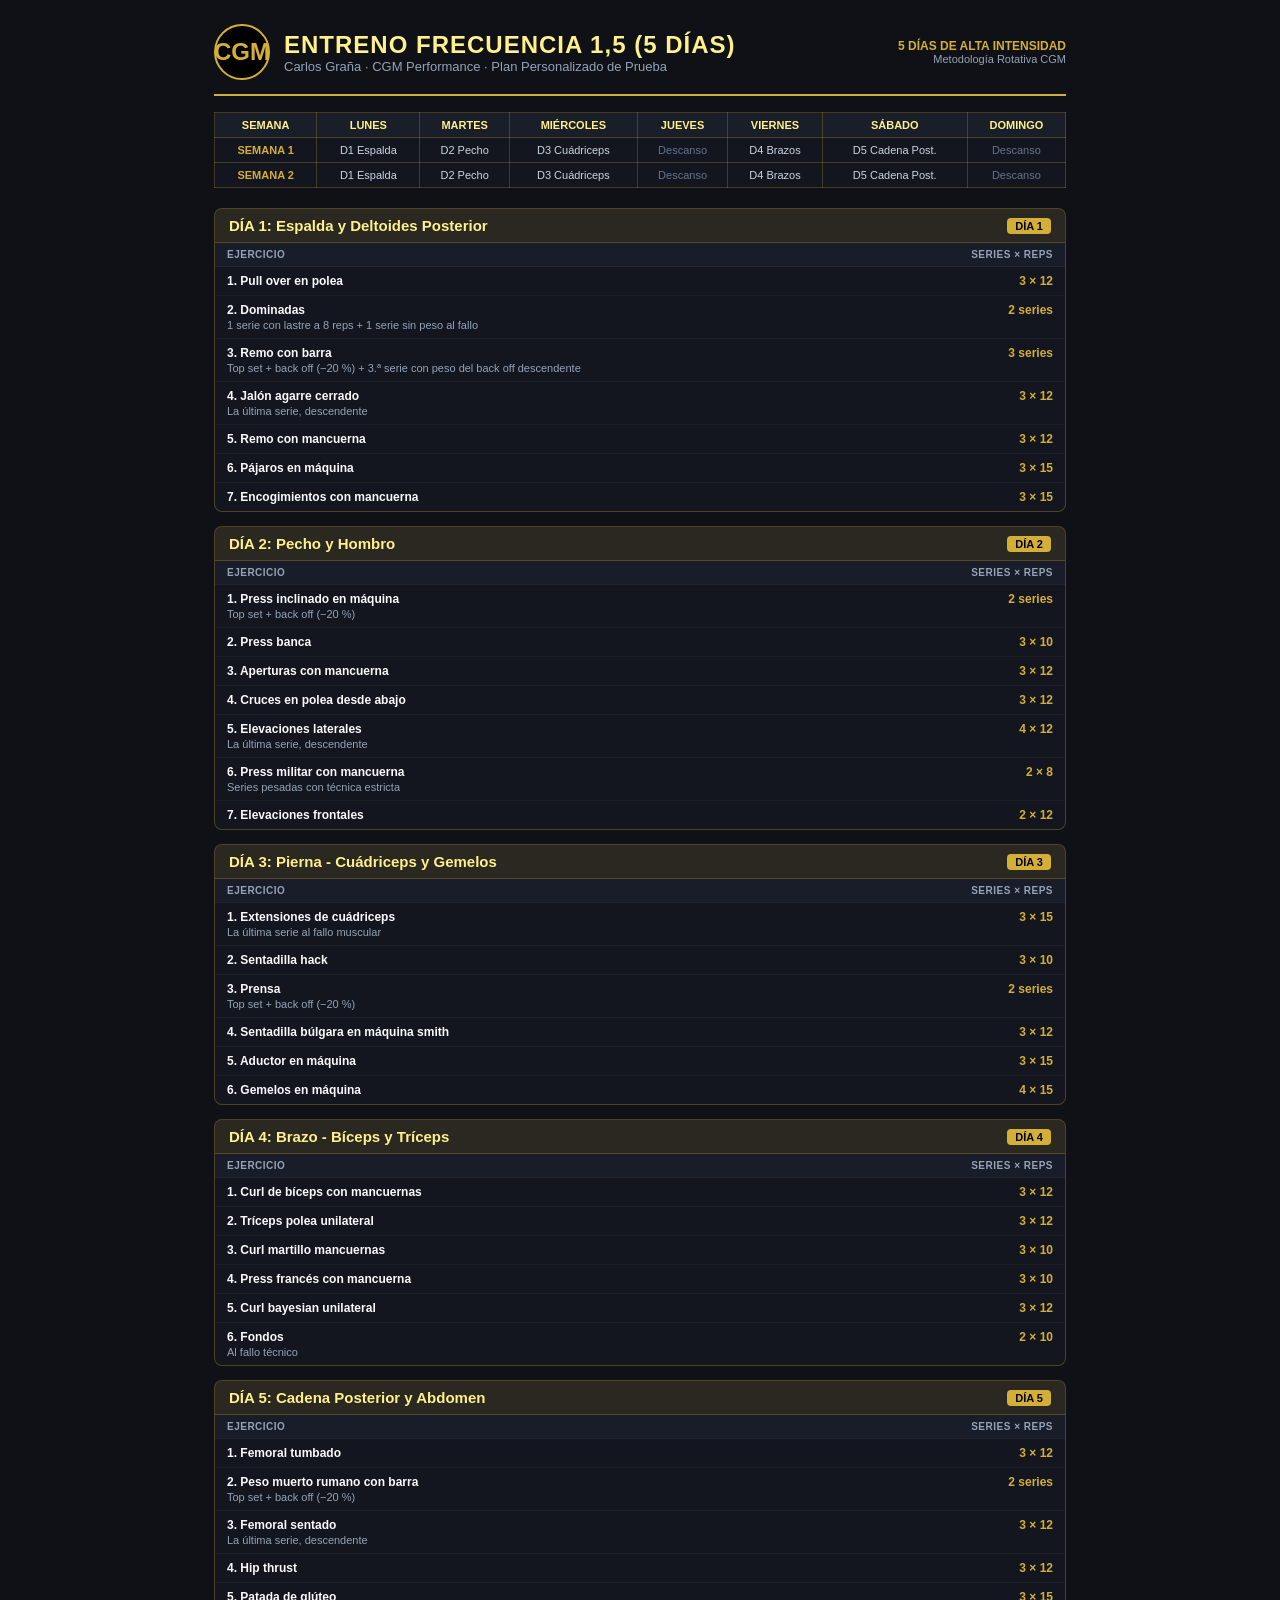
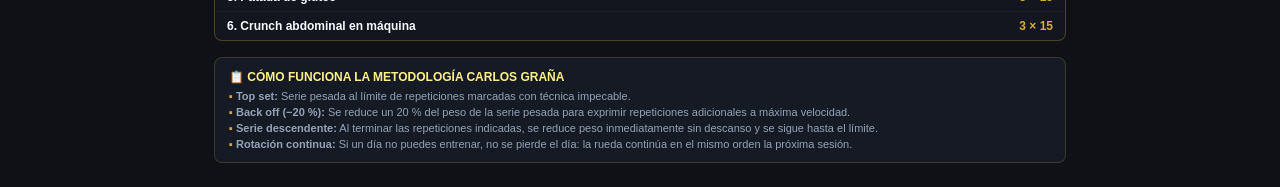
<file: rutina_cgm_5_dias_prueba.html>
<!DOCTYPE html>
<html lang="es">
<head>
  <meta charset="UTF-8">
  <title>ENTRENO FRECUENCIA 1,5 (5 DÍAS) · Carlos Graña · CGM Performance</title>
  <style>
    @page { size: A4; margin: 12mm 15mm; }
    * { box-sizing: border-box; margin: 0; padding: 0; font-family: -apple-system, BlinkMacSystemFont, "Segoe UI", Roboto, Arial, sans-serif; }
    body { background: #0f1117; color: #f8fafc; padding: 24px; max-width: 900px; margin: 0 auto; }
    .header-card { display: flex; align-items: center; justify-content: space-between; border-bottom: 2px solid #d4af37; padding-bottom: 14px; margin-bottom: 16px; }
    .header-left { display: flex; align-items: center; gap: 14px; }
    .header-logo { width: 56px; height: 56px; border-radius: 50%; border: 2px solid #d4af37; background: #000; display: flex; align-items: center; justify-content: center; font-size: 24px; color: #d4af37; font-weight: 900; }
    .header-title h1 { font-size: 24px; color: #fef08a; font-weight: 900; letter-spacing: 1px; text-transform: uppercase; }
    .header-title p { font-size: 13px; color: #94a3b8; }
    .header-right { text-align: right; font-size: 12px; color: #d4af37; font-weight: 700; }

    /* Tabla Semanal */
    .schedule-table { width: 100%; border-collapse: collapse; margin-bottom: 20px; font-size: 11px; text-align: center; }
    .schedule-table th, .schedule-table td { border: 1px solid rgba(212, 175, 55, 0.25); padding: 6px 4px; }
    .schedule-table th { background: #1a1e29; color: #fef08a; font-weight: 800; text-transform: uppercase; }
    .schedule-table td { background: #13161f; color: #cbd5e1; }
    .schedule-table .day-tag { font-weight: 800; color: #d4af37; }

    /* Bloques de días */
    .day-box { background: #13161f; border: 1px solid rgba(212, 175, 55, 0.3); border-radius: 8px; margin-bottom: 14px; overflow: hidden; page-break-inside: avoid; }
    .day-header { background: rgba(212, 175, 55, 0.12); padding: 8px 14px; display: flex; align-items: center; justify-content: space-between; border-bottom: 1px solid rgba(212, 175, 55, 0.25); }
    .day-header h2 { font-size: 15px; font-weight: 800; color: #fef08a; }
    .day-badge { background: #d4af37; color: #000; font-size: 11px; font-weight: 900; padding: 2px 8px; border-radius: 4px; }

    .exercises-table { width: 100%; border-collapse: collapse; font-size: 12px; }
    .exercises-table th { background: #181d29; color: #94a3b8; text-align: left; padding: 6px 12px; font-size: 10px; font-weight: 800; text-transform: uppercase; letter-spacing: 0.5px; }
    .exercises-table td { padding: 7px 12px; border-top: 1px solid rgba(255, 255, 255, 0.04); vertical-align: top; }
    .ex-name { font-weight: 700; color: #f8fafc; }
    .ex-notes { font-size: 11px; color: #94a3b8; margin-top: 2px; }
    .ex-reps { text-align: right; font-weight: 700; color: #d4af37; white-space: nowrap; }

    .rules-box { background: #161a24; border: 1px solid rgba(212, 175, 55, 0.2); border-radius: 8px; padding: 12px 14px; margin-top: 16px; font-size: 11px; color: #94a3b8; }
    .rules-box h4 { font-size: 12px; font-weight: 800; color: #fef08a; margin-bottom: 6px; }
    .rules-box ul { list-style: none; display: flex; flex-direction: column; gap: 4px; }
    .rules-box li::before { content: "▪ "; color: #d4af37; }

    @media print {
      body { background: #fff !important; color: #000 !important; padding: 0 !important; }
      .header-card { border-bottom-color: #000 !important; }
      .header-title h1 { color: #000 !important; }
      .day-box { background: #fff !important; border-color: #ccc !important; }
      .day-header { background: #eee !important; border-bottom-color: #ccc !important; }
      .day-header h2 { color: #000 !important; }
      .day-badge { background: #000 !important; color: #fff !important; }
      .exercises-table th { background: #f5f5f5 !important; color: #333 !important; }
      .exercises-table td { border-top-color: #eee !important; color: #000 !important; }
      .ex-name { color: #000 !important; }
      .ex-reps { color: #000 !important; }
    }
  </style>
</head>
<body>

  <div class="header-card">
    <div class="header-left">
      <div class="header-logo">CGM</div>
      <div class="header-title">
        <h1>ENTRENO FRECUENCIA 1,5 (5 DÍAS)</h1>
        <p>Carlos Graña · CGM Performance · Plan Personalizado de Prueba</p>
      </div>
    </div>
    <div class="header-right">
      <span>5 DÍAS DE ALTA INTENSIDAD</span>
      <p style="font-size:11px; color:#94a3b8; font-weight:normal;">Metodología Rotativa CGM</p>
    </div>
  </div>

  <!-- Tabla Semanal -->
  <table class="schedule-table">
    <thead>
      <tr>
        <th>SEMANA</th>
        <th>LUNES</th>
        <th>MARTES</th>
        <th>MIÉRCOLES</th>
        <th>JUEVES</th>
        <th>VIERNES</th>
        <th>SÁBADO</th>
        <th>DOMINGO</th>
      </tr>
    </thead>
    <tbody>
      <tr>
        <td class="day-tag">SEMANA 1</td>
        <td>D1 Espalda</td>
        <td>D2 Pecho</td>
        <td>D3 Cuádriceps</td>
        <td style="color:#64748b;">Descanso</td>
        <td>D4 Brazos</td>
        <td>D5 Cadena Post.</td>
        <td style="color:#64748b;">Descanso</td>
      </tr>
      <tr>
        <td class="day-tag">SEMANA 2</td>
        <td>D1 Espalda</td>
        <td>D2 Pecho</td>
        <td>D3 Cuádriceps</td>
        <td style="color:#64748b;">Descanso</td>
        <td>D4 Brazos</td>
        <td>D5 Cadena Post.</td>
        <td style="color:#64748b;">Descanso</td>
      </tr>
    </tbody>
  </table>

  <!-- DÍA 1 -->
  <div class="day-box">
    <div class="day-header">
      <h2>DÍA 1: Espalda y Deltoides Posterior</h2>
      <span class="day-badge">DÍA 1</span>
    </div>
    <table class="exercises-table">
      <thead>
        <tr>
          <th>EJERCICIO</th>
          <th style="text-align: right;">SERIES × REPS</th>
        </tr>
      </thead>
      <tbody>
        <tr>
          <td><div class="ex-name">1. Pull over en polea</div></td>
          <td class="ex-reps">3 × 12</td>
        </tr>
        <tr>
          <td>
            <div class="ex-name">2. Dominadas</div>
            <div class="ex-notes">1 serie con lastre a 8 reps + 1 serie sin peso al fallo</div>
          </td>
          <td class="ex-reps">2 series</td>
        </tr>
        <tr>
          <td>
            <div class="ex-name">3. Remo con barra</div>
            <div class="ex-notes">Top set + back off (−20 %) + 3.ª serie con peso del back off descendente</div>
          </td>
          <td class="ex-reps">3 series</td>
        </tr>
        <tr>
          <td>
            <div class="ex-name">4. Jalón agarre cerrado</div>
            <div class="ex-notes">La última serie, descendente</div>
          </td>
          <td class="ex-reps">3 × 12</td>
        </tr>
        <tr>
          <td><div class="ex-name">5. Remo con mancuerna</div></td>
          <td class="ex-reps">3 × 12</td>
        </tr>
        <tr>
          <td><div class="ex-name">6. Pájaros en máquina</div></td>
          <td class="ex-reps">3 × 15</td>
        </tr>
        <tr>
          <td><div class="ex-name">7. Encogimientos con mancuerna</div></td>
          <td class="ex-reps">3 × 15</td>
        </tr>
      </tbody>
    </table>
  </div>

  <!-- DÍA 2 -->
  <div class="day-box">
    <div class="day-header">
      <h2>DÍA 2: Pecho y Hombro</h2>
      <span class="day-badge">DÍA 2</span>
    </div>
    <table class="exercises-table">
      <thead>
        <tr>
          <th>EJERCICIO</th>
          <th style="text-align: right;">SERIES × REPS</th>
        </tr>
      </thead>
      <tbody>
        <tr>
          <td>
            <div class="ex-name">1. Press inclinado en máquina</div>
            <div class="ex-notes">Top set + back off (−20 %)</div>
          </td>
          <td class="ex-reps">2 series</td>
        </tr>
        <tr>
          <td><div class="ex-name">2. Press banca</div></td>
          <td class="ex-reps">3 × 10</td>
        </tr>
        <tr>
          <td><div class="ex-name">3. Aperturas con mancuerna</div></td>
          <td class="ex-reps">3 × 12</td>
        </tr>
        <tr>
          <td><div class="ex-name">4. Cruces en polea desde abajo</div></td>
          <td class="ex-reps">3 × 12</td>
        </tr>
        <tr>
          <td>
            <div class="ex-name">5. Elevaciones laterales</div>
            <div class="ex-notes">La última serie, descendente</div>
          </td>
          <td class="ex-reps">4 × 12</td>
        </tr>
        <tr>
          <td>
            <div class="ex-name">6. Press militar con mancuerna</div>
            <div class="ex-notes">Series pesadas con técnica estricta</div>
          </td>
          <td class="ex-reps">2 × 8</td>
        </tr>
        <tr>
          <td><div class="ex-name">7. Elevaciones frontales</div></td>
          <td class="ex-reps">2 × 12</td>
        </tr>
      </tbody>
    </table>
  </div>

  <!-- DÍA 3 -->
  <div class="day-box">
    <div class="day-header">
      <h2>DÍA 3: Pierna - Cuádriceps y Gemelos</h2>
      <span class="day-badge">DÍA 3</span>
    </div>
    <table class="exercises-table">
      <thead>
        <tr>
          <th>EJERCICIO</th>
          <th style="text-align: right;">SERIES × REPS</th>
        </tr>
      </thead>
      <tbody>
        <tr>
          <td>
            <div class="ex-name">1. Extensiones de cuádriceps</div>
            <div class="ex-notes">La última serie al fallo muscular</div>
          </td>
          <td class="ex-reps">3 × 15</td>
        </tr>
        <tr>
          <td><div class="ex-name">2. Sentadilla hack</div></td>
          <td class="ex-reps">3 × 10</td>
        </tr>
        <tr>
          <td>
            <div class="ex-name">3. Prensa</div>
            <div class="ex-notes">Top set + back off (−20 %)</div>
          </td>
          <td class="ex-reps">2 series</td>
        </tr>
        <tr>
          <td><div class="ex-name">4. Sentadilla búlgara en máquina smith</div></td>
          <td class="ex-reps">3 × 12</td>
        </tr>
        <tr>
          <td><div class="ex-name">5. Aductor en máquina</div></td>
          <td class="ex-reps">3 × 15</td>
        </tr>
        <tr>
          <td><div class="ex-name">6. Gemelos en máquina</div></td>
          <td class="ex-reps">4 × 15</td>
        </tr>
      </tbody>
    </table>
  </div>

  <!-- DÍA 4 -->
  <div class="day-box">
    <div class="day-header">
      <h2>DÍA 4: Brazo - Bíceps y Tríceps</h2>
      <span class="day-badge">DÍA 4</span>
    </div>
    <table class="exercises-table">
      <thead>
        <tr>
          <th>EJERCICIO</th>
          <th style="text-align: right;">SERIES × REPS</th>
        </tr>
      </thead>
      <tbody>
        <tr>
          <td><div class="ex-name">1. Curl de bíceps con mancuernas</div></td>
          <td class="ex-reps">3 × 12</td>
        </tr>
        <tr>
          <td><div class="ex-name">2. Tríceps polea unilateral</div></td>
          <td class="ex-reps">3 × 12</td>
        </tr>
        <tr>
          <td><div class="ex-name">3. Curl martillo mancuernas</div></td>
          <td class="ex-reps">3 × 10</td>
        </tr>
        <tr>
          <td><div class="ex-name">4. Press francés con mancuerna</div></td>
          <td class="ex-reps">3 × 10</td>
        </tr>
        <tr>
          <td><div class="ex-name">5. Curl bayesian unilateral</div></td>
          <td class="ex-reps">3 × 12</td>
        </tr>
        <tr>
          <td>
            <div class="ex-name">6. Fondos</div>
            <div class="ex-notes">Al fallo técnico</div>
          </td>
          <td class="ex-reps">2 × 10</td>
        </tr>
      </tbody>
    </table>
  </div>

  <!-- DÍA 5 -->
  <div class="day-box">
    <div class="day-header">
      <h2>DÍA 5: Cadena Posterior y Abdomen</h2>
      <span class="day-badge">DÍA 5</span>
    </div>
    <table class="exercises-table">
      <thead>
        <tr>
          <th>EJERCICIO</th>
          <th style="text-align: right;">SERIES × REPS</th>
        </tr>
      </thead>
      <tbody>
        <tr>
          <td><div class="ex-name">1. Femoral tumbado</div></td>
          <td class="ex-reps">3 × 12</td>
        </tr>
        <tr>
          <td>
            <div class="ex-name">2. Peso muerto rumano con barra</div>
            <div class="ex-notes">Top set + back off (−20 %)</div>
          </td>
          <td class="ex-reps">2 series</td>
        </tr>
        <tr>
          <td>
            <div class="ex-name">3. Femoral sentado</div>
            <div class="ex-notes">La última serie, descendente</div>
          </td>
          <td class="ex-reps">3 × 12</td>
        </tr>
        <tr>
          <td><div class="ex-name">4. Hip thrust</div></td>
          <td class="ex-reps">3 × 12</td>
        </tr>
        <tr>
          <td><div class="ex-name">5. Patada de glúteo</div></td>
          <td class="ex-reps">3 × 15</td>
        </tr>
        <tr>
          <td><div class="ex-name">6. Crunch abdominal en máquina</div></td>
          <td class="ex-reps">3 × 15</td>
        </tr>
      </tbody>
    </table>
  </div>

  <div class="rules-box">
    <h4>📋 CÓMO FUNCIONA LA METODOLOGÍA CARLOS GRAÑA</h4>
    <ul>
      <li><strong>Top set:</strong> Serie pesada al límite de repeticiones marcadas con técnica impecable.</li>
      <li><strong>Back off (−20 %):</strong> Se reduce un 20 % del peso de la serie pesada para exprimir repeticiones adicionales a máxima velocidad.</li>
      <li><strong>Serie descendente:</strong> Al terminar las repeticiones indicadas, se reduce peso inmediatamente sin descanso y se sigue hasta el límite.</li>
      <li><strong>Rotación continua:</strong> Si un día no puedes entrenar, no se pierde el día: la rueda continúa en el mismo orden la próxima sesión.</li>
    </ul>
  </div>

</body>
</html>
</file>
<file: styles.css>
/* ==========================================================================
   CGM PERFORMANCE · RUTINA FRECUENCIA 1,5 · ESTILOS MOBILE-FIRST
   Branding: Carlos Graña - Negro Obsidiana & Oro Metálico
   ========================================================================== */

:root {
  --bg-main: #0a0c10;
  --bg-card: #13161f;
  --bg-card-subtle: #191e2b;
  --bg-elevated: #202636;
  --bg-input: #10131a;
  
  --gold-primary: #d4af37;
  --gold-light: #fef08a;
  --gold-dark: #8c7017;
  --gold-muted: rgba(212, 175, 55, 0.15);
  --gold-gradient: linear-gradient(135deg, #fef08a 0%, #d4af37 50%, #8c7017 100%);
  --gold-gradient-subtle: linear-gradient(135deg, rgba(212, 175, 55, 0.15) 0%, rgba(212, 175, 55, 0.05) 100%);

  --text-main: #f8fafc;
  --text-muted: #94a3b8;
  --text-dim: #64748b;
  --text-gold: #fbbf24;

  --border-subtle: rgba(255, 255, 255, 0.07);
  --border-gold: rgba(212, 175, 55, 0.35);
  --border-gold-strong: #d4af37;

  --success: #10b981;
  --success-bg: rgba(16, 185, 129, 0.12);
  --success-border: rgba(16, 185, 129, 0.35);

  --accent-cyan: #38bdf8;
  --danger: #ef4444;

  --radius-sm: 8px;
  --radius-md: 14px;
  --radius-lg: 20px;
  --radius-full: 9999px;

  --shadow-gold: 0 4px 20px rgba(212, 175, 55, 0.2);
  --shadow-card: 0 4px 18px rgba(0, 0, 0, 0.45);

  --font-family: -apple-system, BlinkMacSystemFont, "Segoe UI", Roboto, "Helvetica Neue", Arial, sans-serif;
  --nav-height: 68px;
}

* {
  box-sizing: border-box;
  margin: 0;
  padding: 0;
  -webkit-tap-highlight-color: transparent;
}

button, input, select, textarea, a, .schedule-day-card, .direct-day-card, .nav-item, .week-pill {
  touch-action: manipulation;
}

body {
  font-family: var(--font-family);
  background-color: var(--bg-main);
  color: var(--text-main);
  line-height: 1.45;
  min-height: 100vh;
  padding-bottom: calc(var(--nav-height) + env(safe-area-inset-bottom) + 24px);
  overflow-x: hidden;
  -webkit-font-smoothing: antialiased;
}

/* ==========================================================================
   HEADER PRINCIPAL
   ========================================================================== */
.app-header {
  position: sticky;
  top: 0;
  z-index: 50;
  background: rgba(10, 12, 16, 0.88);
  backdrop-filter: blur(16px);
  -webkit-backdrop-filter: blur(16px);
  border-bottom: 1px solid var(--border-gold);
  padding: max(10px, env(safe-area-inset-top)) 16px 12px;
}

.header-container {
  max-width: 680px;
  margin: 0 auto;
  display: flex;
  align-items: center;
  justify-content: space-between;
}

.brand-wrapper {
  display: flex;
  align-items: center;
  gap: 12px;
}

.brand-logo-img {
  width: 44px;
  height: 44px;
  border-radius: 50%;
  filter: drop-shadow(0 0 8px rgba(212, 175, 55, 0.35));
}

.brand-info h1 {
  font-size: 15px;
  font-weight: 900;
  letter-spacing: 0.5px;
  background: var(--gold-gradient);
  -webkit-background-clip: text;
  -webkit-text-fill-color: transparent;
  text-transform: uppercase;
}

.brand-info p {
  font-size: 11px;
  color: var(--text-muted);
  font-weight: 500;
  letter-spacing: 0.2px;
}

.header-actions {
  display: flex;
  align-items: center;
  gap: 8px;
}

.icon-btn {
  background: var(--bg-card);
  border: 1px solid var(--border-subtle);
  color: var(--text-muted);
  width: 38px;
  height: 38px;
  border-radius: var(--radius-sm);
  display: flex;
  align-items: center;
  justify-content: center;
  font-size: 17px;
  cursor: pointer;
  transition: all 0.2s ease;
}

.icon-btn:active {
  transform: scale(0.92);
  border-color: var(--gold-primary);
  color: var(--gold-primary);
}

.icon-btn.active {
  background: var(--gold-muted);
  border-color: var(--gold-primary);
  color: var(--gold-primary);
}

/* ==========================================================================
   CONTENEDOR DE PANTALLAS (TABS)
   ========================================================================== */
.main-container {
  max-width: 680px;
  margin: 0 auto;
  padding: 16px 14px;
}

.tab-view {
  display: none;
  animation: fadeIn 0.22s cubic-bezier(0.16, 1, 0.3, 1);
}

.tab-view.active {
  display: block;
}

@keyframes fadeIn {
  from { opacity: 0; transform: translateY(6px); }
  to { opacity: 1; transform: translateY(0); }
}

/* ==========================================================================
   CARDS & COMPONENTES REUTILIZABLES
   ========================================================================== */
.cgm-card {
  background: var(--bg-card);
  border: 1px solid var(--border-subtle);
  border-radius: var(--radius-md);
  padding: 16px;
  margin-bottom: 16px;
  box-shadow: var(--shadow-card);
  position: relative;
  overflow: hidden;
}

.cgm-card.featured {
  border-color: var(--border-gold);
  background: linear-gradient(180deg, #161b26 0%, #11141c 100%);
}

.cgm-card.featured::before {
  content: "";
  position: absolute;
  top: 0;
  left: 0;
  right: 0;
  height: 2px;
  background: var(--gold-gradient);
}

.card-title-row {
  display: flex;
  align-items: center;
  justify-content: space-between;
  margin-bottom: 10px;
}

.card-title {
  font-size: 15px;
  font-weight: 700;
  color: var(--text-main);
  display: flex;
  align-items: center;
  gap: 8px;
}

.badge-gold {
  background: var(--gold-muted);
  border: 1px solid var(--border-gold);
  color: var(--gold-light);
  font-size: 10px;
  font-weight: 800;
  padding: 2px 7px;
  border-radius: var(--radius-full);
  text-transform: uppercase;
  letter-spacing: 0.5px;
}

.badge-info {
  background: rgba(56, 189, 248, 0.12);
  border: 1px solid rgba(56, 189, 248, 0.3);
  color: var(--accent-cyan);
  font-size: 11px;
  padding: 2px 8px;
  border-radius: var(--radius-full);
}

/* ==========================================================================
   PESTAÑA RUTINA: CALENDARIO FRECUENCIA 1,5
   ========================================================================== */
.today-hero {
  border: 1px solid var(--border-gold);
  padding: 18px;
  border-radius: var(--radius-lg);
  background: radial-gradient(circle at 100% 0%, rgba(212, 175, 55, 0.15) 0%, rgba(19, 22, 31, 0.95) 70%);
  margin-bottom: 20px;
  box-shadow: var(--shadow-gold);
}

.hero-status {
  display: flex;
  align-items: center;
  justify-content: space-between;
  margin-bottom: 8px;
}

.hero-subtitle {
  font-size: 12px;
  color: var(--gold-primary);
  font-weight: 700;
  text-transform: uppercase;
  letter-spacing: 1px;
}

.hero-title {
  font-size: 24px;
  font-weight: 900;
  color: #fff;
  margin-bottom: 4px;
}

.hero-desc {
  font-size: 13px;
  color: var(--text-muted);
  margin-bottom: 16px;
}

.hero-actions {
  display: flex;
  gap: 10px;
}

.btn-primary {
  flex: 1;
  background: var(--gold-gradient);
  color: #0b0d12;
  border: none;
  font-weight: 800;
  font-size: 14px;
  letter-spacing: 0.3px;
  padding: 14px 18px;
  border-radius: var(--radius-sm);
  display: flex;
  align-items: center;
  justify-content: center;
  gap: 8px;
  cursor: pointer;
  box-shadow: 0 4px 15px rgba(212, 175, 55, 0.3);
  transition: all 0.18s ease;
}

.btn-primary:active {
  transform: scale(0.97);
  box-shadow: 0 2px 8px rgba(212, 175, 55, 0.2);
}

.btn-secondary {
  background: var(--bg-card-subtle);
  color: var(--text-main);
  border: 1px solid var(--border-subtle);
  font-weight: 700;
  font-size: 13px;
  padding: 14px 16px;
  border-radius: var(--radius-sm);
  cursor: pointer;
  display: flex;
  align-items: center;
  justify-content: center;
  gap: 6px;
}

.btn-secondary:active {
  background: var(--bg-elevated);
}

/* Selector de Semanas */
.week-selector-container {
  display: flex;
  align-items: center;
  justify-content: space-between;
  background: var(--bg-card);
  padding: 6px;
  border-radius: var(--radius-md);
  border: 1px solid var(--border-subtle);
  margin-bottom: 16px;
}

.week-pill {
  flex: 1;
  text-align: center;
  padding: 8px 4px;
  font-size: 12px;
  font-weight: 700;
  color: var(--text-muted);
  border-radius: var(--radius-sm);
  cursor: pointer;
  transition: all 0.2s ease;
}

.week-pill.active {
  background: var(--gold-gradient);
  color: #0c0e14;
  box-shadow: 0 2px 10px rgba(212, 175, 55, 0.25);
}

/* Grid de Días de la Semana */
.schedule-grid {
  display: grid;
  grid-template-columns: repeat(1, 1fr);
  gap: 8px;
  margin-bottom: 24px;
}

.schedule-day-card {
  display: flex;
  align-items: center;
  justify-content: space-between;
  background: var(--bg-card);
  border: 1px solid var(--border-subtle);
  border-radius: var(--radius-sm);
  padding: 12px 14px;
  transition: all 0.15s ease;
  cursor: pointer;
}

.schedule-day-card.today {
  border-color: var(--gold-primary);
  background: linear-gradient(90deg, rgba(212, 175, 55, 0.12) 0%, var(--bg-card) 60%);
}

.schedule-day-card.rest {
  opacity: 0.6;
  background: rgba(19, 22, 31, 0.5);
  border-style: dashed;
}

.schedule-day-left {
  display: flex;
  align-items: center;
  gap: 12px;
}

.day-tag {
  width: 32px;
  font-size: 11px;
  font-weight: 800;
  color: var(--text-dim);
  text-transform: uppercase;
}

.schedule-day-card.today .day-tag {
  color: var(--gold-light);
}

.day-routine-name {
  font-size: 14px;
  font-weight: 700;
  color: var(--text-main);
  display: flex;
  align-items: center;
  gap: 6px;
}

.repeat-badge {
  font-size: 9px;
  padding: 1px 5px;
  border-radius: 4px;
  background: #000;
  color: var(--gold-light);
  border: 1px solid var(--gold-primary);
  font-weight: 800;
}

.day-badge-action {
  font-size: 11px;
  color: var(--text-muted);
  display: flex;
  align-items: center;
  gap: 4px;
}

/* Selector directo de Días D1, D2, D3, D4 */
.section-heading {
  font-size: 13px;
  font-weight: 800;
  letter-spacing: 0.5px;
  text-transform: uppercase;
  color: var(--text-muted);
  margin: 20px 0 10px;
  display: flex;
  align-items: center;
  justify-content: space-between;
}

.days-direct-grid {
  display: grid;
  grid-template-columns: repeat(2, 1fr);
  gap: 10px;
  margin-bottom: 24px;
}

.direct-day-card {
  background: var(--bg-card);
  border: 1px solid var(--border-subtle);
  border-radius: var(--radius-md);
  padding: 14px;
  cursor: pointer;
  transition: all 0.18s ease;
}

.direct-day-card:active {
  border-color: var(--gold-primary);
  transform: translateY(-2px);
}

.direct-day-badge {
  display: inline-block;
  background: var(--gold-muted);
  color: var(--gold-light);
  font-weight: 900;
  font-size: 11px;
  padding: 2px 7px;
  border-radius: 4px;
  margin-bottom: 8px;
}

.direct-day-title {
  font-size: 14px;
  font-weight: 700;
  color: #fff;
  margin-bottom: 4px;
}

.direct-day-sub {
  font-size: 11px;
  color: var(--text-muted);
}

/* Reglas CGM / Info Box */
.rules-box {
  background: rgba(19, 22, 31, 0.85);
  border: 1px solid rgba(212, 175, 55, 0.25);
  border-radius: var(--radius-md);
  padding: 14px;
  font-size: 12px;
  color: var(--text-muted);
  line-height: 1.6;
}

.rules-box h4 {
  color: var(--gold-primary);
  font-size: 12px;
  font-weight: 800;
  letter-spacing: 0.5px;
  margin-bottom: 6px;
  text-transform: uppercase;
  display: flex;
  align-items: center;
  gap: 6px;
}

.rules-box ul {
  padding-left: 18px;
  margin-top: 6px;
}

.rules-box li {
  margin-bottom: 4px;
}

.rules-box strong {
  color: #fff;
}

/* ==========================================================================
   PESTAÑA ENTRENO ACTIVO (GYM MODE)
   ========================================================================== */
.active-workout-header {
  background: var(--bg-card);
  border: 1px solid var(--border-gold);
  border-radius: var(--radius-md);
  padding: 14px 16px;
  margin-bottom: 16px;
  display: flex;
  align-items: center;
  justify-content: space-between;
  box-shadow: 0 4px 14px rgba(0, 0, 0, 0.5);
}

.active-meta h2 {
  font-size: 17px;
  font-weight: 800;
  color: #fff;
}

.active-meta p {
  font-size: 12px;
  color: var(--gold-light);
}

.timer-box {
  display: flex;
  align-items: center;
  gap: 6px;
  font-family: monospace;
  font-size: 18px;
  font-weight: 800;
  color: var(--gold-primary);
  background: #000;
  padding: 6px 12px;
  border-radius: var(--radius-sm);
  border: 1px solid rgba(212, 175, 55, 0.3);
}

.progress-strip {
  width: 100%;
  height: 4px;
  background: var(--bg-card-subtle);
  border-radius: var(--radius-full);
  margin-bottom: 16px;
  overflow: hidden;
}

.progress-fill {
  height: 100%;
  background: var(--gold-gradient);
  width: 0%;
  transition: width 0.3s ease;
}

/* Ejercicio Card */
.exercise-card {
  background: var(--bg-card);
  border: 1px solid var(--border-subtle);
  border-radius: var(--radius-md);
  margin-bottom: 16px;
  overflow: hidden;
  transition: border-color 0.2s ease;
}

.exercise-card.completed {
  border-color: var(--success-border);
}

.exercise-header {
  padding: 14px 16px;
  background: var(--bg-card-subtle);
  border-bottom: 1px solid var(--border-subtle);
  display: flex;
  align-items: center;
  justify-content: space-between;
}

.exercise-title-group {
  flex: 1;
}

.exercise-number {
  font-size: 10px;
  font-weight: 800;
  color: var(--gold-primary);
  text-transform: uppercase;
  letter-spacing: 0.5px;
}

.exercise-name {
  font-size: 16px;
  font-weight: 800;
  color: #fff;
}

.exercise-prescription {
  font-size: 12px;
  color: var(--gold-light);
  font-weight: 600;
  margin-top: 2px;
}

.exercise-notes-banner {
  background: rgba(212, 175, 55, 0.08);
  border-bottom: 1px solid rgba(212, 175, 55, 0.15);
  padding: 8px 16px;
  font-size: 11px;
  color: #e2e8f0;
  display: flex;
  align-items: flex-start;
  gap: 6px;
}

/* Back-off Helper Pill */
.backoff-helper-pill {
  display: none;
  align-items: center;
  justify-content: space-between;
  background: linear-gradient(90deg, rgba(212, 175, 55, 0.2) 0%, rgba(19, 22, 31, 0.9) 100%);
  border-left: 3px solid var(--gold-primary);
  margin: 8px 12px 4px;
  padding: 6px 10px;
  border-radius: 4px;
  font-size: 11px;
  color: var(--gold-light);
  cursor: pointer;
}

.backoff-helper-pill.visible {
  display: flex;
}

.backoff-helper-pill .apply-btn {
  background: var(--gold-primary);
  color: #000;
  font-weight: 800;
  font-size: 10px;
  padding: 2px 8px;
  border-radius: 4px;
  border: none;
}

/* Tabla de Series */
.sets-table {
  width: 100%;
  padding: 8px 12px;
}

.set-row-header {
  display: grid;
  grid-template-columns: 44px 1fr 68px 60px 48px;
  gap: 6px;
  padding: 6px 4px;
  font-size: 10px;
  font-weight: 800;
  color: var(--text-dim);
  text-transform: uppercase;
  text-align: center;
}

.set-row {
  display: grid;
  grid-template-columns: 44px 1fr 68px 60px 48px;
  gap: 6px;
  align-items: center;
  padding: 8px 4px;
  border-radius: var(--radius-sm);
  margin-bottom: 4px;
  background: var(--bg-main);
  transition: all 0.2s ease;
}

.set-row.done {
  background: var(--success-bg);
  border: 1px solid var(--success-border);
}

.set-index {
  font-size: 12px;
  font-weight: 800;
  color: var(--text-muted);
  text-align: center;
}

.set-badge-col {
  display: flex;
  flex-direction: column;
  justify-content: center;
  min-width: 0;
}

.set-tag {
  display: inline-block;
  font-size: 9px;
  font-weight: 800;
  padding: 2px 6px;
  border-radius: 3px;
  text-align: center;
  max-width: fit-content;
  text-transform: uppercase;
  background: var(--bg-elevated);
  color: var(--text-muted);
  cursor: pointer;
  transition: transform 0.12s ease, filter 0.12s ease;
  user-select: none;
}

.set-tag:hover {
  filter: brightness(1.25);
  transform: scale(1.05);
}

.set-tag.calentamiento,
.set-tag.warmup {
  background: rgba(245, 158, 11, 0.18);
  color: #f59e0b;
  border: 1px solid #f59e0b;
}

.set-tag.topset,
.set-tag.pesada {
  background: #b91c1c;
  color: #fff;
  border: 1px solid #ef4444;
}

.set-tag.backoff,
.set-tag.descarga {
  background: #b45309;
  color: #fff;
  border: 1px solid #f59e0b;
}

.set-tag.dropset,
.set-tag.descendente {
  background: #6d28d9;
  color: #fff;
  border: 1px solid #a855f7;
}

.set-tag.lastre {
  background: #0369a1;
  color: #fff;
  border: 1px solid #38bdf8;
}

.set-tag.fallo {
  background: #be123c;
  color: #fff;
  border: 1px solid #f43f5e;
}

.previous-hint {
  font-size: 9px;
  color: var(--text-dim);
  margin-top: 2px;
  white-space: nowrap;
  overflow: hidden;
  text-overflow: ellipsis;
}

.set-input-box {
  display: flex;
  align-items: center;
  justify-content: center;
}

.set-input {
  width: 100%;
  background: var(--bg-input);
  border: 1px solid var(--border-subtle);
  color: #fff;
  font-size: 14px;
  font-weight: 700;
  text-align: center;
  padding: 8px 4px;
  border-radius: 6px;
}

.set-input:focus {
  outline: none;
  border-color: var(--gold-primary);
  background: #000;
}

.check-btn {
  width: 44px;
  height: 38px;
  background: var(--bg-elevated);
  border: 1px solid var(--border-subtle);
  color: var(--text-dim);
  border-radius: 6px;
  font-size: 16px;
  display: flex;
  align-items: center;
  justify-content: center;
  cursor: pointer;
  transition: all 0.15s ease;
}

.set-row.done .check-btn {
  background: var(--success);
  border-color: var(--success);
  color: #052e16;
  font-weight: 900;
}

.exercise-footer {
  padding: 10px 14px;
  display: flex;
  align-items: center;
  justify-content: space-between;
  border-top: 1px solid var(--border-subtle);
}

.btn-ghost-sm {
  background: transparent;
  border: none;
  color: var(--gold-primary);
  font-size: 12px;
  font-weight: 700;
  cursor: pointer;
  display: flex;
  align-items: center;
  gap: 4px;
  padding: 6px;
}

/* Workout Finish Action */
.finish-workout-card {
  padding: 16px;
  margin-top: 24px;
  text-align: center;
}

.btn-finish {
  width: 100%;
  background: var(--gold-gradient);
  color: #0b0d12;
  font-size: 16px;
  font-weight: 900;
  padding: 16px;
  border: none;
  border-radius: var(--radius-md);
  cursor: pointer;
  box-shadow: 0 4px 20px rgba(212, 175, 55, 0.35);
  letter-spacing: 0.5px;
}

.btn-finish:active {
  transform: scale(0.98);
}

.btn-cancel-workout {
  background: transparent;
  border: none;
  color: var(--text-dim);
  font-size: 12px;
  margin-top: 12px;
  cursor: pointer;
  text-decoration: underline;
}

/* ==========================================================================
   REST TIMER FLOTANTE (CRONÓMETRO DE DESCANSO)
   ========================================================================== */
.rest-timer-bar {
  position: fixed;
  bottom: calc(var(--nav-height) + env(safe-area-inset-bottom) + 8px);
  left: 12px;
  right: 12px;
  max-width: 656px;
  margin: 0 auto;
  background: rgba(18, 21, 28, 0.95);
  backdrop-filter: blur(14px);
  -webkit-backdrop-filter: blur(14px);
  border: 1px solid var(--border-gold);
  border-radius: var(--radius-md);
  padding: 10px 14px;
  box-shadow: 0 8px 30px rgba(0, 0, 0, 0.65), 0 0 15px rgba(212, 175, 55, 0.25);
  z-index: 80;
  display: none;
  animation: slideUp 0.25s cubic-bezier(0.16, 1, 0.3, 1);
}

.rest-timer-bar.visible {
  display: flex;
  align-items: center;
  justify-content: space-between;
}

@keyframes slideUp {
  from { opacity: 0; transform: translateY(20px); }
  to { opacity: 1; transform: translateY(0); }
}

.timer-left {
  display: flex;
  align-items: center;
  gap: 12px;
}

.timer-circular-wrap {
  position: relative;
  width: 44px;
  height: 44px;
}

.timer-circular-svg {
  width: 44px;
  height: 44px;
  transform: rotate(-90deg);
}

.timer-circle-bg {
  fill: none;
  stroke: var(--bg-elevated);
  stroke-width: 4;
}

.timer-circle-fg {
  fill: none;
  stroke: var(--gold-primary);
  stroke-width: 4;
  stroke-linecap: round;
  transition: stroke-dashoffset 0.5s linear;
}

.timer-number {
  font-size: 20px;
  font-weight: 900;
  font-family: monospace;
  color: #fff;
}

.timer-label {
  font-size: 11px;
  color: var(--gold-light);
  font-weight: 700;
  text-transform: uppercase;
}

.timer-controls {
  display: flex;
  align-items: center;
  gap: 6px;
}

.timer-btn-sm {
  background: var(--bg-card);
  border: 1px solid var(--border-subtle);
  color: var(--text-main);
  padding: 6px 10px;
  border-radius: 6px;
  font-size: 12px;
  font-weight: 700;
  cursor: pointer;
}

.timer-btn-sm:active {
  border-color: var(--gold-primary);
  color: var(--gold-primary);
}

.timer-close-btn {
  background: transparent;
  border: none;
  color: var(--text-dim);
  font-size: 18px;
  padding: 4px 8px;
  cursor: pointer;
}

/* Presets del temporizador dentro de un mini panel */
.timer-presets-row {
  display: flex;
  gap: 6px;
  margin-top: 6px;
}

/* ==========================================================================
   PESTAÑA HISTORIAL & RECORDS
   ========================================================================== */
.history-item {
  background: var(--bg-card);
  border: 1px solid var(--border-subtle);
  border-radius: var(--radius-md);
  padding: 14px;
  margin-bottom: 12px;
}

.history-header {
  display: flex;
  justify-content: space-between;
  align-items: flex-start;
  margin-bottom: 8px;
}

.history-title {
  font-size: 15px;
  font-weight: 800;
  color: #fff;
}

.history-date {
  font-size: 11px;
  color: var(--text-dim);
}

.history-stats-row {
  display: flex;
  gap: 16px;
  font-size: 12px;
  color: var(--text-muted);
  padding-top: 8px;
  border-top: 1px solid var(--border-subtle);
}

.history-stat strong {
  color: var(--gold-light);
  font-weight: 800;
}

.prs-grid {
  display: grid;
  grid-template-columns: 1fr;
  gap: 8px;
}

.pr-card {
  display: flex;
  justify-content: space-between;
  align-items: center;
  background: var(--bg-card);
  border: 1px solid var(--border-subtle);
  border-radius: var(--radius-sm);
  padding: 10px 14px;
}

.pr-name {
  font-size: 13px;
  font-weight: 700;
  color: #fff;
}

.pr-val {
  font-size: 14px;
  font-weight: 900;
  color: var(--gold-primary);
}

/* ==========================================================================
   PESTAÑA HERRAMIENTAS: CALCULADORA DE DISCOS & AJUSTES
   ========================================================================== */
.plate-calc-container {
  display: flex;
  flex-direction: column;
  gap: 14px;
}

.calc-input-row {
  display: flex;
  gap: 10px;
}

.calc-input-field {
  flex: 1;
}

.calc-input-field label {
  display: block;
  font-size: 11px;
  font-weight: 700;
  color: var(--text-muted);
  margin-bottom: 4px;
}

.calc-input-field input, .calc-input-field select {
  width: 100%;
  background: var(--bg-input);
  border: 1px solid var(--border-subtle);
  color: #fff;
  font-size: 15px;
  font-weight: 800;
  padding: 10px;
  border-radius: var(--radius-sm);
}

/* Visual Barbell & Plates */
.barbell-visual {
  background: #000;
  border: 1px solid var(--border-subtle);
  border-radius: var(--radius-md);
  padding: 20px 12px;
  display: flex;
  align-items: center;
  justify-content: center;
  min-height: 120px;
  overflow-x: auto;
}

.plates-display {
  display: flex;
  align-items: center;
  gap: 4px;
}

.bar-center {
  width: 40px;
  height: 10px;
  background: #71717a;
  border-radius: 2px;
}

.plate-disc {
  display: flex;
  align-items: center;
  justify-content: center;
  font-size: 10px;
  font-weight: 900;
  color: #fff;
  border-radius: 4px;
  box-shadow: 0 2px 5px rgba(0,0,0,0.5);
  writing-mode: vertical-lr;
  text-orientation: upright;
  letter-spacing: -2px;
}

.plate-25 { background: #dc2626; height: 90px; width: 18px; }
.plate-20 { background: #2563eb; height: 85px; width: 17px; }
.plate-15 { background: #eab308; color: #000; height: 75px; width: 15px; }
.plate-10 { background: #16a34a; height: 65px; width: 14px; }
.plate-5  { background: #ffffff; color: #000; height: 50px; width: 12px; }
.plate-2_5{ background: #000000; border: 1px solid #71717a; height: 40px; width: 10px; }
.plate-1_25{ background: #94a3b8; color: #000; height: 32px; width: 8px; }

/* ==========================================================================
   MODAL FLOTANTE (RESUMEN / EXPORT / GUÍA)
   ========================================================================== */
.modal-overlay {
  position: fixed;
  top: 0;
  left: 0;
  right: 0;
  bottom: 0;
  background: rgba(0, 0, 0, 0.85);
  backdrop-filter: blur(8px);
  -webkit-backdrop-filter: blur(8px);
  z-index: 100;
  display: none;
  align-items: center;
  justify-content: center;
  padding: 16px;
}

.modal-overlay.open {
  display: flex;
  animation: fadeIn 0.2s ease;
}

.modal-content {
  background: var(--bg-card);
  border: 1px solid var(--border-gold);
  border-radius: var(--radius-lg);
  max-width: 500px;
  width: 100%;
  max-height: 85vh;
  overflow-y: auto;
  padding: 24px;
  box-shadow: var(--shadow-gold);
}

.modal-header {
  display: flex;
  align-items: center;
  justify-content: space-between;
  margin-bottom: 16px;
}

.modal-header h3 {
  font-size: 18px;
  font-weight: 800;
  color: #fff;
}

.modal-close-btn {
  background: transparent;
  border: none;
  color: var(--text-dim);
  font-size: 22px;
  cursor: pointer;
}

/* ==========================================================================
   BARRA DE NAVEGACIÓN INFERIOR (BOTTOM TAB BAR)
   ========================================================================== */
.bottom-nav {
  position: fixed;
  bottom: 0;
  left: 0;
  right: 0;
  height: calc(var(--nav-height) + env(safe-area-inset-bottom));
  background: rgba(10, 12, 16, 0.95);
  backdrop-filter: blur(18px);
  -webkit-backdrop-filter: blur(18px);
  border-top: 1px solid var(--border-subtle);
  display: flex;
  align-items: flex-start;
  justify-content: space-around;
  padding-top: 8px;
  padding-bottom: env(safe-area-inset-bottom);
  z-index: 90;
}

.nav-item {
  display: flex;
  flex-direction: column;
  align-items: center;
  justify-content: center;
  gap: 3px;
  color: var(--text-dim);
  font-size: 10px;
  font-weight: 700;
  text-decoration: none;
  flex: 1;
  padding: 4px 0;
  cursor: pointer;
  transition: all 0.15s ease;
  position: relative;
  touch-action: manipulation;
}

.nav-item .nav-icon {
  font-size: 20px;
  height: 22px;
  display: flex;
  align-items: center;
  justify-content: center;
}

.nav-item.active {
  color: var(--gold-light);
}

.nav-item.active .nav-icon {
  filter: drop-shadow(0 0 8px rgba(212, 175, 55, 0.5));
}

.nav-item.active::after {
  content: "";
  position: absolute;
  top: 0;
  width: 24px;
  height: 2px;
  background: var(--gold-gradient);
  border-radius: var(--radius-full);
}

/* PWA Install Banner */
.pwa-banner {
  display: none;
  background: linear-gradient(90deg, #182030 0%, #0e121a 100%);
  border: 1px solid var(--border-gold);
  border-radius: var(--radius-md);
  padding: 12px 14px;
  margin-bottom: 16px;
  align-items: center;
  justify-content: space-between;
}

.pwa-banner.show {
  display: flex;
}

.pwa-banner-text {
  font-size: 12px;
  color: #fff;
}

.pwa-banner-text strong {
  color: var(--gold-light);
  display: block;
}

.pwa-install-btn {
  background: var(--gold-gradient);
  color: #000;
  font-size: 11px;
  font-weight: 800;
  padding: 6px 12px;
  border-radius: var(--radius-sm);
  border: none;
  cursor: pointer;
  white-space: nowrap;
}

/* ==========================================================================
   UTILIDADES & ANIMACIONES
   ========================================================================== */
.text-center { text-align: center; }
.mb-12 { margin-bottom: 12px; }
.mb-16 { margin-bottom: 16px; }
.mt-12 { margin-top: 12px; }
.gap-8 { gap: 8px; }
.flex { display: flex; }

/* Confetti canvas */
#confettiCanvas {
  position: fixed;
  top: 0;
  left: 0;
  width: 100%;
  height: 100%;
  pointer-events: none;
  z-index: 200;
}

/* ==========================================================================
   MEJORAS v5: ESTADÍSTICAS, GRÁFICAS DE SOBRECARGA, 1RM Y NOTAS PERSONALES
   ========================================================================== */

/* Métricas Globales */
.stats-overview-grid {
  display: grid;
  grid-template-columns: repeat(3, 1fr);
  gap: 10px;
  margin-bottom: 8px;
}

.stat-card-gold {
  background: var(--bg-card);
  border: 1px solid var(--border-gold);
  border-radius: var(--radius-md);
  padding: 12px 6px;
  text-align: center;
  display: flex;
  flex-direction: column;
  align-items: center;
  justify-content: center;
  box-shadow: 0 4px 14px rgba(0, 0, 0, 0.4);
}

.stat-card-icon {
  font-size: 18px;
  margin-bottom: 2px;
}

.stat-card-val {
  font-size: 16px;
  font-weight: 900;
  color: var(--gold-light);
}

.stat-card-label {
  font-size: 10px;
  text-transform: uppercase;
  color: var(--text-muted);
  letter-spacing: 0.5px;
  margin-top: 2px;
}

/* Selectores estilizados CGM */
.cgm-select {
  background: var(--bg-input);
  border: 1px solid var(--border-gold);
  border-radius: var(--radius-sm);
  color: #fff;
  padding: 10px 12px;
  font-size: 13px;
  font-weight: 600;
  outline: none;
  width: 100%;
  cursor: pointer;
}

.cgm-select:focus {
  border-color: var(--gold-light);
  box-shadow: 0 0 8px rgba(212, 175, 55, 0.3);
}

/* Gráfico de Sobrecarga Progresiva */
.chart-container-card {
  background: #06080b;
  border: 1px solid rgba(212, 175, 55, 0.25);
  border-radius: var(--radius-md);
  padding: 14px 10px 8px 10px;
  min-height: 180px;
  position: relative;
  overflow: hidden;
}

.progression-svg {
  width: 100%;
  height: 170px;
  overflow: visible;
  display: block;
}

.chart-empty-state {
  display: flex;
  flex-direction: column;
  align-items: center;
  justify-content: center;
  min-height: 150px;
  color: var(--text-muted);
  font-size: 12px;
  text-align: center;
  padding: 20px;
  line-height: 1.5;
}

.chart-tooltip-text {
  font-size: 10px;
  fill: #fff;
  font-weight: 700;
}

/* Notas Personalizadas por Ejercicio */
.exercise-custom-note-wrap {
  margin: 6px 0 10px 0;
  padding: 7px 10px;
  background: rgba(212, 175, 55, 0.05);
  border: 1px dashed rgba(212, 175, 55, 0.4);
  border-radius: var(--radius-sm);
  font-size: 12px;
}

.custom-note-display {
  display: flex;
  align-items: center;
  justify-content: space-between;
  gap: 8px;
}

.custom-note-pin {
  color: var(--gold-light);
  font-weight: 700;
  font-size: 11px;
  white-space: nowrap;
}

.custom-note-text {
  color: #fff;
  flex: 1;
  font-style: italic;
  font-size: 12px;
}

.btn-note-edit {
  background: transparent;
  border: none;
  color: var(--gold-primary);
  cursor: pointer;
  font-size: 14px;
  padding: 2px 6px;
}

.custom-note-input {
  width: 100%;
  background: transparent;
  border: none;
  color: #fff;
  font-size: 12px;
  outline: none;
  font-style: italic;
}

.custom-note-input::placeholder {
  color: var(--text-dim);
}

/* Calculadora de 1RM */
.onerm-banner {
  background: #000;
  border: 1px solid var(--border-gold);
  border-radius: var(--radius-sm);
  padding: 12px 14px;
  display: flex;
  align-items: center;
  justify-content: space-between;
  margin-top: 10px;
  margin-bottom: 14px;
}

.onerm-label {
  font-size: 11px;
  color: var(--text-muted);
  text-transform: uppercase;
  font-weight: 700;
}

.onerm-val {
  font-size: 24px;
  font-weight: 900;
  color: var(--gold-primary);
  letter-spacing: 0.5px;
}

.onerm-table-wrap {
  margin-top: 8px;
}

.onerm-table-title {
  font-size: 11px;
  font-weight: 700;
  color: var(--text-muted);
  margin-bottom: 8px;
  text-transform: uppercase;
}

.onerm-table-grid {
  display: grid;
  grid-template-columns: repeat(2, 1fr);
  gap: 6px;
}

.onerm-row {
  background: var(--bg-elevated);
  border: 1px solid var(--border-subtle);
  border-radius: var(--radius-sm);
  padding: 6px 10px;
  display: flex;
  align-items: center;
  justify-content: space-between;
  font-size: 12px;
}

.onerm-row-pct {
  color: var(--gold-light);
  font-weight: 800;
}

.onerm-row-target {
  color: var(--text-muted);
  font-size: 10px;
}

.onerm-row-weight {
  color: #fff;
  font-weight: 700;
}

.live-onerm-badge {
  font-size: 9px;
  color: var(--gold-light);
  background: rgba(212, 175, 55, 0.12);
  border: 1px solid rgba(212, 175, 55, 0.25);
  padding: 1px 4px;
  border-radius: 3px;
  display: inline-block;
  margin-top: 2px;
}

/* ==========================================================================
   MODAL DE VÍDEO EN VIVO (SIN SALIR DE LA APLICACIÓN)
   ========================================================================== */
.btn-video-trigger {
  background: rgba(212, 175, 55, 0.12);
  border: 1px solid rgba(212, 175, 55, 0.45);
  color: var(--gold-light);
  font-size: 11px;
  font-weight: 700;
  padding: 6px 10px;
  border-radius: var(--radius-sm);
  display: inline-flex;
  align-items: center;
  gap: 5px;
  cursor: pointer;
  transition: all 0.2s ease;
  white-space: nowrap;
}

.btn-video-trigger:hover, .btn-video-trigger:active {
  background: var(--gold-gradient);
  color: #000;
  border-color: var(--gold-primary);
  transform: translateY(-1px);
}

#videoModal {
  padding: 8px 6px;
}

.video-modal-content {
  background: #0d0f14;
  border: 1px solid var(--border-gold);
  border-radius: var(--radius-lg);
  max-width: 580px;
  width: 100%;
  max-height: 94vh;
  display: flex;
  flex-direction: column;
  overflow-y: auto;
  -webkit-overflow-scrolling: touch;
  box-shadow: 0 10px 40px rgba(0, 0, 0, 0.95), 0 0 30px rgba(212, 175, 55, 0.3);
  animation: fadeIn 0.25s cubic-bezier(0.16, 1, 0.3, 1);
}

.video-modal-header {
  display: flex;
  align-items: center;
  justify-content: space-between;
  padding: 14px 16px;
  border-bottom: 1px solid rgba(212, 175, 55, 0.2);
  background: #06080b;
}

.video-modal-badge {
  font-size: 10px;
  color: var(--gold-light);
  text-transform: uppercase;
  font-weight: 800;
  letter-spacing: 0.5px;
  display: block;
}

.video-modal-title {
  font-size: 16px;
  font-weight: 900;
  color: #fff;
  margin-top: 2px;
}

.video-modal-close {
  background: rgba(255, 255, 255, 0.08);
  border: 1px solid rgba(255, 255, 255, 0.15);
  color: #fff;
  width: 32px;
  height: 32px;
  border-radius: 50%;
  display: flex;
  align-items: center;
  justify-content: center;
  cursor: pointer;
  font-size: 16px;
  transition: all 0.2s ease;
}

.video-modal-close:hover, .video-modal-close:active {
  background: var(--danger);
  border-color: var(--danger);
}

.video-source-switcher {
  display: flex;
  gap: 6px;
  padding: 8px 12px;
  background: #080a0e;
  border-bottom: 1px solid rgba(255, 255, 255, 0.08);
  flex-wrap: wrap;
  align-items: center;
}

.video-source-tab {
  background: rgba(255, 255, 255, 0.06);
  border: 1px solid rgba(255, 255, 255, 0.12);
  color: var(--text-muted);
  font-size: 11px;
  font-weight: 700;
  padding: 6px 11px;
  border-radius: var(--radius-sm);
  cursor: pointer;
  transition: all 0.2s ease;
  display: inline-flex;
  align-items: center;
  gap: 5px;
}

.video-source-tab:hover {
  background: rgba(255, 255, 255, 0.12);
  color: #fff;
}

.video-source-tab.active {
  background: rgba(212, 175, 55, 0.22);
  border-color: var(--gold-primary);
  color: var(--gold-light);
}

.video-source-tab.disabled {
  opacity: 0.4;
  cursor: not-allowed;
  pointer-events: none;
}

.video-direct-link-btn {
  margin-left: auto;
  background: rgba(212, 175, 55, 0.1);
  border: 1px solid rgba(212, 175, 55, 0.4);
  color: var(--gold-light);
  font-size: 11px;
  font-weight: 700;
  padding: 5px 10px;
  border-radius: var(--radius-sm);
  text-decoration: none;
  display: inline-flex;
  align-items: center;
  gap: 4px;
  transition: all 0.2s ease;
}

.video-direct-link-btn:hover {
  background: var(--gold-gradient);
  color: #000;
  border-color: var(--gold-primary);
}

.video-player-wrapper {
  position: relative;
  width: 100%;
  height: clamp(380px, 62vh, 560px);
  background: #000;
  overflow: hidden;
  display: flex;
  align-items: center;
  justify-content: center;
}

#videoNativePlayer {
  width: 100%;
  height: 100%;
  object-fit: contain;
  background: #000;
  cursor: pointer;
}

.video-iframe {
  position: absolute;
  top: 0;
  left: 0;
  width: 100%;
  height: 100%;
  border: none;
}

.video-fallback-box {
  position: absolute;
  top: 0;
  left: 0;
  width: 100%;
  height: 100%;
  display: flex;
  flex-direction: column;
  align-items: center;
  justify-content: center;
  padding: 20px;
  text-align: center;
  background: #090b0f;
}

.video-modal-footer {
  padding: 14px 16px;
  background: #06080b;
  border-top: 1px solid rgba(255, 255, 255, 0.08);
}

.video-modal-notes {
  font-size: 12px;
  color: var(--text-muted);
  line-height: 1.4;
  margin: 0;
}

/* ==========================================================================
   CATÁLOGO / BASE DE DATOS DE EJERCICIOS Y VÍDEOS
   ========================================================================== */
.db-stats-row {
  display: flex;
  gap: 8px;
  flex-wrap: wrap;
  margin-bottom: 6px;
}

.db-stat-pill {
  background: var(--bg-elevated);
  border: 1px solid var(--border-subtle);
  border-radius: var(--radius-sm);
  padding: 6px 10px;
  font-size: 11px;
  color: var(--text-muted);
}

.db-stat-pill strong {
  color: #fff;
  font-weight: 800;
}

.db-stat-pill.ok {
  border-color: rgba(16, 185, 129, 0.4);
}

.db-stat-pill.ok strong {
  color: #10b981;
}

.db-stat-pill.warn {
  border-color: rgba(245, 158, 11, 0.4);
}

.db-stat-pill.warn strong {
  color: #fbbf24;
}

.db-exercises-list {
  max-height: 320px;
  overflow-y: auto;
  border: 1px solid var(--border-subtle);
  border-radius: var(--radius-sm);
  background: #06080b;
  display: flex;
  flex-direction: column;
}

.db-exercise-item {
  display: flex;
  align-items: center;
  justify-content: space-between;
  padding: 10px 12px;
  border-bottom: 1px solid rgba(255, 255, 255, 0.05);
  gap: 8px;
}

.db-exercise-item:last-child {
  border-bottom: none;
}

.db-exercise-item:hover {
  background: rgba(212, 175, 55, 0.05);
}

.db-ex-info {
  flex: 1;
  min-width: 0;
}

.db-ex-name {
  font-size: 13px;
  font-weight: 700;
  color: #fff;
  white-space: nowrap;
  overflow: hidden;
  text-overflow: ellipsis;
}

.db-ex-meta {
  display: flex;
  gap: 6px;
  align-items: center;
  margin-top: 2px;
}

.db-ex-group {
  font-size: 10px;
  text-transform: uppercase;
  color: var(--text-dim);
  font-weight: 700;
}

.db-ex-status {
  font-size: 10px;
  border-radius: 3px;
  padding: 1px 5px;
  font-weight: 700;
}

.db-ex-status.disponible {
  background: rgba(16, 185, 129, 0.15);
  color: #34d399;
}

.db-ex-status.rehacer {
  background: rgba(245, 158, 11, 0.15);
  color: #fbbf24;
}

.btn-db-video {
  background: rgba(212, 175, 55, 0.1);
  border: 1px solid var(--border-gold);
  color: var(--gold-light);
  font-size: 11px;
  font-weight: 800;
  padding: 4px 8px;
  border-radius: var(--radius-sm);
  cursor: pointer;
  white-space: nowrap;
}

.btn-db-video:hover {
  background: var(--gold-gradient);
  color: #000;
}

/* ==========================================================================
   TECLADO TÁCTIL DE GIMNASIO (CGM SMART KEYPAD) Y ATALHOS DE 1 TOQUE
   ========================================================================== */
.previous-hint.copyable {
  cursor: pointer;
  transition: all 0.2s ease;
  display: inline-flex;
  align-items: center;
  gap: 3px;
  padding: 2px 6px;
  border-radius: 4px;
  background: rgba(255, 255, 255, 0.04);
  border: 1px dashed rgba(212, 175, 55, 0.35);
  color: var(--gold-light);
}

.previous-hint.copyable:hover, .previous-hint.copyable:active {
  background: rgba(212, 175, 55, 0.2);
  border-color: var(--gold-primary);
  color: #fff;
  transform: scale(1.03);
}

.set-input.active-gym-focus {
  border-color: var(--gold-primary) !important;
  box-shadow: 0 0 12px rgba(212, 175, 55, 0.5) !important;
  background: rgba(212, 175, 55, 0.12) !important;
}

.gym-keypad-sheet {
  position: fixed;
  inset: 0;
  z-index: 1000;
  display: none;
  pointer-events: none;
}

.gym-keypad-sheet.open {
  display: block;
  pointer-events: auto;
}

.gym-keypad-backdrop {
  position: absolute;
  inset: 0;
  background: rgba(0, 0, 0, 0.65);
  backdrop-filter: blur(2px);
  animation: fadeIn 0.2s ease;
}

.gym-keypad-panel {
  position: absolute;
  bottom: 0;
  left: 0;
  right: 0;
  background: #0d0f15;
  border-top: 2px solid var(--gold-primary);
  border-radius: 18px 18px 0 0;
  box-shadow: 0 -8px 35px rgba(0, 0, 0, 0.95), 0 0 25px rgba(212, 175, 55, 0.25);
  padding: 12px 14px calc(14px + env(safe-area-inset-bottom, 0px)) 14px;
  max-width: 520px;
  margin: 0 auto;
  animation: slideUp 0.22s cubic-bezier(0.16, 1, 0.3, 1);
  display: flex;
  flex-direction: column;
  gap: 10px;
}

.gym-keypad-header {
  display: flex;
  justify-content: space-between;
  align-items: center;
  border-bottom: 1px solid rgba(255, 255, 255, 0.08);
  padding-bottom: 8px;
}

.gym-keypad-title-wrap {
  display: flex;
  flex-direction: column;
  min-width: 0;
}

.gym-keypad-ex-name {
  font-size: 14px;
  font-weight: 800;
  color: #fff;
  line-height: 1.2;
  white-space: nowrap;
  overflow: hidden;
  text-overflow: ellipsis;
}

.gym-keypad-set-badge {
  font-size: 11px;
  color: var(--gold-light);
  font-weight: 700;
  margin-top: 2px;
}

.gym-keypad-close {
  background: rgba(255, 255, 255, 0.08);
  border: 1px solid rgba(255, 255, 255, 0.15);
  color: #fff;
  width: 32px;
  height: 32px;
  border-radius: 50%;
  display: flex;
  align-items: center;
  justify-content: center;
  font-size: 16px;
  cursor: pointer;
  flex-shrink: 0;
}

.gym-keypad-close:hover, .gym-keypad-close:active {
  background: var(--danger);
  border-color: var(--danger);
}

.gym-keypad-display-row {
  display: flex;
  gap: 8px;
  align-items: stretch;
}

.keypad-val-tab {
  flex: 1;
  background: rgba(255, 255, 255, 0.04);
  border: 1.5px solid rgba(255, 255, 255, 0.1);
  border-radius: var(--radius-sm);
  padding: 8px 10px;
  display: flex;
  flex-direction: column;
  align-items: center;
  cursor: pointer;
  transition: all 0.2s ease;
}

.keypad-val-tab.active {
  background: rgba(212, 175, 55, 0.18);
  border-color: var(--gold-primary);
  box-shadow: 0 0 14px rgba(212, 175, 55, 0.35);
}

.keypad-tab-label {
  font-size: 10px;
  font-weight: 800;
  color: var(--text-muted);
  letter-spacing: 0.5px;
}

.keypad-val-tab.active .keypad-tab-label {
  color: var(--gold-light);
}

.keypad-tab-value {
  font-size: 22px;
  font-weight: 900;
  color: #fff;
  line-height: 1.1;
  margin-top: 2px;
}

.keypad-tab-value small {
  font-size: 12px;
  color: var(--text-dim);
  font-weight: 600;
}

.keypad-copy-btn {
  background: rgba(212, 175, 55, 0.1);
  border: 1px solid var(--border-gold);
  border-radius: var(--radius-sm);
  padding: 6px 10px;
  display: flex;
  flex-direction: column;
  align-items: center;
  justify-content: center;
  cursor: pointer;
  color: var(--gold-light);
  min-width: 68px;
  transition: all 0.2s ease;
}

.keypad-copy-btn:hover, .keypad-copy-btn:active {
  background: var(--gold-gradient);
  color: #000;
  transform: translateY(-1px);
}

.keypad-copy-btn span {
  font-size: 16px;
}

.keypad-copy-btn small {
  font-size: 9px;
  font-weight: 800;
  margin-top: 2px;
  text-transform: uppercase;
}

.keypad-steppers-row {
  display: flex;
  gap: 6px;
  overflow-x: auto;
  padding-bottom: 2px;
  scrollbar-width: none;
}

.keypad-steppers-row::-webkit-scrollbar {
  display: none;
}

.keypad-step-btn {
  flex: 1;
  min-width: 44px;
  height: 38px;
  border-radius: var(--radius-sm);
  font-size: 13px;
  font-weight: 800;
  display: flex;
  align-items: center;
  justify-content: center;
  cursor: pointer;
  transition: all 0.12s ease;
  user-select: none;
  white-space: nowrap;
}

.keypad-step-btn.neg {
  background: rgba(239, 68, 68, 0.12);
  border: 1px solid rgba(239, 68, 68, 0.35);
  color: #fca5a5;
}

.keypad-step-btn.neg:active {
  background: rgba(239, 68, 68, 0.3);
  transform: scale(0.95);
}

.keypad-step-btn.pos {
  background: rgba(16, 185, 129, 0.12);
  border: 1px solid rgba(16, 185, 129, 0.35);
  color: #6ee7b7;
}

.keypad-step-btn.pos:active {
  background: rgba(16, 185, 129, 0.3);
  transform: scale(0.95);
}

.keypad-preset-rep {
  flex: 1;
  min-width: 42px;
  height: 38px;
  border-radius: var(--radius-sm);
  background: rgba(255, 255, 255, 0.08);
  border: 1px solid rgba(255, 255, 255, 0.15);
  color: #fff;
  font-size: 13px;
  font-weight: 800;
  display: flex;
  align-items: center;
  justify-content: center;
  cursor: pointer;
  transition: all 0.12s ease;
}

.keypad-preset-rep:active {
  background: var(--gold-gradient);
  color: #000;
}

.gym-numpad-grid {
  display: grid;
  grid-template-columns: repeat(3, 1fr);
  gap: 6px;
}

.numpad-key {
  height: 46px;
  background: #141720;
  border: 1px solid rgba(255, 255, 255, 0.1);
  border-radius: var(--radius-sm);
  color: #fff;
  font-size: 20px;
  font-weight: 700;
  display: flex;
  align-items: center;
  justify-content: center;
  cursor: pointer;
  transition: all 0.12s ease;
  user-select: none;
}

.numpad-key:active {
  background: rgba(212, 175, 55, 0.3);
  border-color: var(--gold-primary);
  transform: scale(0.97);
}

.numpad-key.del {
  background: rgba(239, 68, 68, 0.12);
  color: #fca5a5;
  border-color: rgba(239, 68, 68, 0.3);
}

.gym-keypad-actions {
  display: flex;
  gap: 8px;
  margin-top: 2px;
}

.keypad-action-ghost {
  background: rgba(255, 255, 255, 0.06);
  border: 1px solid rgba(255, 255, 255, 0.15);
  color: var(--text-muted);
  border-radius: var(--radius-sm);
  font-size: 11px;
  font-weight: 700;
  padding: 10px 12px;
  cursor: pointer;
  white-space: nowrap;
}

.keypad-action-next {
  flex: 1;
  background: rgba(212, 175, 55, 0.15);
  border: 1px solid var(--border-gold);
  color: var(--gold-light);
  border-radius: var(--radius-sm);
  font-size: 12px;
  font-weight: 800;
  padding: 10px;
  cursor: pointer;
  transition: all 0.15s ease;
}

.keypad-action-next:active {
  background: rgba(212, 175, 55, 0.3);
  transform: scale(0.98);
}

.keypad-action-done {
  flex: 1.2;
  background: linear-gradient(135deg, #10b981 0%, #059669 100%);
  border: none;
  color: #fff;
  border-radius: var(--radius-sm);
  font-size: 13px;
  font-weight: 800;
  padding: 10px;
  cursor: pointer;
  box-shadow: 0 4px 14px rgba(16, 185, 129, 0.35);
  transition: all 0.15s ease;
}

.keypad-action-done:active {
  transform: scale(0.98);
}

/* ==========================================================================
   CREADOR DE RUTINAS PERSONALIZADAS DESDE PDF & PANEL ADMIN (v12)
   ========================================================================== */

.routine-selector-container {
  background: var(--bg-card);
  border: 1px solid var(--border-gold);
  border-radius: var(--radius-md);
  padding: 12px 14px;
  margin-bottom: 16px;
  box-shadow: 0 4px 16px rgba(0, 0, 0, 0.3);
}

.routine-picker-header {
  display: flex;
  justify-content: space-between;
  align-items: center;
  margin-bottom: 8px;
}

.routine-picker-title {
  display: flex;
  align-items: center;
  gap: 6px;
  font-weight: 700;
  color: var(--text-main);
}

.btn-admin-pill {
  background: rgba(255, 255, 255, 0.06);
  border: 1px solid var(--border-subtle);
  color: var(--text-muted);
  border-radius: var(--radius-full);
  padding: 4px 10px;
  font-size: 11px;
  font-weight: 700;
  cursor: pointer;
  transition: all 0.2s ease;
}

.btn-admin-pill:hover {
  background: rgba(212, 175, 55, 0.15);
  border-color: var(--border-gold);
  color: var(--gold-light);
}

.btn-admin-pill.active {
  background: rgba(212, 175, 55, 0.2);
  border-color: var(--gold-primary);
  color: var(--gold-light);
  box-shadow: 0 0 10px rgba(212, 175, 55, 0.25);
}

.routine-select-control-row {
  position: relative;
}

.routine-custom-select {
  width: 100%;
  background: var(--bg-input);
  border: 1px solid var(--border-gold);
  border-radius: var(--radius-sm);
  color: var(--text-main);
  padding: 10px 12px;
  font-size: 13px;
  font-weight: 600;
  cursor: pointer;
  outline: none;
  transition: border-color 0.2s ease;
}

.routine-custom-select:focus {
  border-color: var(--gold-light);
  box-shadow: 0 0 0 2px rgba(212, 175, 55, 0.25);
}

/* Notificación flotante Toast */
.admin-toast {
  position: fixed;
  bottom: 80px;
  left: 50%;
  transform: translateX(-50%) translateY(30px);
  background: #1e293b;
  border: 1px solid var(--border-subtle);
  color: #fff;
  padding: 10px 18px;
  border-radius: var(--radius-full);
  font-size: 13px;
  font-weight: 600;
  z-index: 9999;
  opacity: 0;
  pointer-events: none;
  transition: all 0.25s cubic-bezier(0.16, 1, 0.3, 1);
  box-shadow: 0 8px 24px rgba(0, 0, 0, 0.5);
  white-space: nowrap;
}

.admin-toast.show {
  transform: translateX(-50%) translateY(0);
  opacity: 1;
}

.admin-toast.exito {
  background: #064e3b;
  border-color: var(--success);
  color: #a7f3d0;
}

.admin-toast.aviso {
  background: #78350f;
  border-color: var(--gold-primary);
  color: #fef08a;
}

.admin-toast.error {
  background: #7f1d1d;
  border-color: var(--danger);
  color: #fecaca;
}

/* Tarjetas de Rutinas en Panel Admin */
.admin-routine-card {
  background: var(--bg-input);
  border: 1px solid var(--border-subtle);
  border-radius: var(--radius-sm);
  padding: 12px;
  display: flex;
  flex-direction: column;
  gap: 8px;
  transition: border-color 0.2s ease;
}

.admin-routine-card.active-card {
  border-color: var(--gold-primary);
  background: rgba(212, 175, 55, 0.05);
}

.admin-routine-name {
  font-size: 14px;
  color: var(--text-main);
}

.admin-routine-meta {
  font-size: 12px;
  color: var(--text-dim);
  margin-top: 2px;
}

.admin-routine-actions {
  display: flex;
  gap: 6px;
  flex-wrap: wrap;
  margin-top: 4px;
}

.btn-sm-action {
  background: rgba(255, 255, 255, 0.08);
  border: 1px solid var(--border-subtle);
  color: var(--text-main);
  border-radius: var(--radius-sm);
  padding: 5px 10px;
  font-size: 11px;
  font-weight: 700;
  cursor: pointer;
  transition: all 0.15s ease;
}

.btn-sm-action:hover {
  background: rgba(212, 175, 55, 0.15);
  border-color: var(--border-gold);
  color: var(--gold-light);
}

.btn-sm-action.danger:hover {
  background: rgba(239, 68, 68, 0.2);
  border-color: var(--danger);
  color: #fca5a5;
}

.admin-empty-notice {
  text-align: center;
  padding: 30px 16px;
  color: var(--text-dim);
  font-size: 13px;
  background: rgba(255, 255, 255, 0.02);
  border-radius: var(--radius-sm);
  border: 1px dashed var(--border-subtle);
}

/* Zona de arrastrar PDF */
.pdf-drop-zone {
  border: 2px dashed rgba(212, 175, 55, 0.4);
  background: rgba(212, 175, 55, 0.03);
  border-radius: var(--radius-md);
  padding: 36px 20px;
  text-align: center;
  cursor: pointer;
  display: flex;
  flex-direction: column;
  align-items: center;
  justify-content: center;
  transition: all 0.2s ease;
}

.pdf-drop-zone:hover,
.pdf-drop-zone.dragover {
  border-color: var(--gold-light);
  background: rgba(212, 175, 55, 0.12);
  transform: scale(1.01);
}

.admin-spinner {
  width: 18px;
  height: 18px;
  border: 2px solid rgba(212, 175, 55, 0.2);
  border-top-color: var(--gold-light);
  border-radius: 50%;
  animation: spin 0.8s linear infinite;
}

@keyframes spin {
  to { transform: rotate(360deg); }
}

/* Inputs de texto en formularios de admin */
.admin-input-text {
  width: 100%;
  background: var(--bg-input);
  border: 1px solid var(--border-subtle);
  border-radius: var(--radius-sm);
  color: var(--text-main);
  padding: 8px 12px;
  font-size: 13px;
  outline: none;
  transition: border-color 0.2s ease;
}

.admin-input-text:focus {
  border-color: var(--gold-primary);
}

/* Pantalla de Revisión */
.review-modal-card {
  max-width: 760px !important;
  width: 95% !important;
  max-height: 88vh !important;
  display: flex;
  flex-direction: column;
  padding: 18px !important;
}

.review-meta-grid {
  display: grid;
  grid-template-columns: 1fr 1fr;
  gap: 12px;
  margin-bottom: 8px;
}

@media (max-width: 600px) {
  .review-meta-grid {
    grid-template-columns: 1fr;
  }
}

.review-label {
  display: block;
  font-size: 11px;
  font-weight: 700;
  color: var(--text-dim);
  text-transform: uppercase;
  letter-spacing: 0.5px;
  margin-bottom: 4px;
}

.review-days-container {
  flex: 1;
  overflow-y: auto;
  display: flex;
  flex-direction: column;
  gap: 14px;
  padding-right: 4px;
}

.review-day-block {
  background: var(--bg-input);
  border: 1px solid var(--border-subtle);
  border-radius: var(--radius-sm);
  padding: 12px;
}

.review-day-header {
  display: flex;
  align-items: center;
  justify-content: space-between;
  gap: 10px;
  margin-bottom: 10px;
  padding-bottom: 8px;
  border-bottom: 1px solid var(--border-subtle);
}

.review-day-name-input {
  background: transparent;
  border: none;
  border-bottom: 1px dashed var(--border-gold);
  color: var(--gold-light);
  font-size: 14px;
  font-weight: 700;
  padding: 2px 4px;
  margin-left: 8px;
  outline: none;
  width: calc(100% - 90px);
}

.btn-del-day {
  background: rgba(239, 68, 68, 0.12);
  border: 1px solid rgba(239, 68, 68, 0.3);
  color: #fca5a5;
  border-radius: var(--radius-sm);
  padding: 4px 8px;
  font-size: 11px;
  font-weight: 700;
  cursor: pointer;
}

.review-exercises-table {
  display: flex;
  flex-direction: column;
  gap: 6px;
}

.review-table-head {
  display: flex;
  font-size: 10px;
  font-weight: 800;
  color: var(--text-dim);
  letter-spacing: 0.5px;
  padding: 4px 6px;
}

.review-ex-row {
  display: flex;
  align-items: center;
  gap: 8px;
  background: rgba(255, 255, 255, 0.02);
  border: 1px solid rgba(255, 255, 255, 0.05);
  border-radius: var(--radius-sm);
  padding: 6px 8px;
}

.review-ex-num {
  width: 24px;
  font-size: 11px;
  font-weight: 800;
  color: var(--gold-primary);
  text-align: center;
}

.review-ex-main {
  flex: 2;
  display: flex;
  flex-direction: column;
  gap: 4px;
}

.review-ex-name-input {
  background: transparent;
  border: 1px solid transparent;
  border-bottom-color: var(--border-subtle);
  color: var(--text-main);
  font-size: 12px;
  font-weight: 700;
  padding: 3px 4px;
  outline: none;
}

.review-ex-name-input:focus {
  border-bottom-color: var(--gold-primary);
}

.review-ex-notes-input {
  background: transparent;
  border: none;
  color: var(--text-dim);
  font-size: 11px;
  padding: 2px 4px;
  outline: none;
}

.review-ex-notes-input:focus {
  color: var(--text-main);
}

.review-ex-match {
  flex: 2;
  display: flex;
  flex-direction: column;
  gap: 4px;
}

.video-status-pill {
  display: inline-flex;
  align-items: center;
  font-size: 10px;
  font-weight: 700;
  padding: 3px 8px;
  border-radius: var(--radius-full);
  max-width: 100%;
  overflow: hidden;
  text-overflow: ellipsis;
  white-space: nowrap;
}

.video-status-pill.ok {
  background: rgba(16, 185, 129, 0.15);
  border: 1px solid rgba(16, 185, 129, 0.4);
  color: #6ee7b7;
}

.video-status-pill.warn {
  background: rgba(212, 175, 55, 0.15);
  border: 1px solid rgba(212, 175, 55, 0.4);
  color: var(--gold-light);
}

.video-status-pill.none {
  background: rgba(255, 255, 255, 0.05);
  border: 1px solid var(--border-subtle);
  color: var(--text-dim);
}

.btn-change-video {
  background: rgba(212, 175, 55, 0.1);
  border: 1px solid var(--border-gold);
  color: var(--gold-light);
  border-radius: var(--radius-sm);
  padding: 3px 6px;
  font-size: 10px;
  font-weight: 700;
  cursor: pointer;
  align-self: flex-start;
}

.btn-change-video:hover {
  background: rgba(212, 175, 55, 0.25);
}

.review-ex-actions {
  display: flex;
  gap: 3px;
  align-items: center;
}

.btn-arrow-up, .btn-arrow-down {
  background: rgba(255, 255, 255, 0.05);
  border: 1px solid var(--border-subtle);
  color: var(--text-muted);
  border-radius: 4px;
  width: 22px;
  height: 22px;
  display: inline-flex;
  align-items: center;
  justify-content: center;
  font-size: 9px;
  cursor: pointer;
}

.btn-del-ex {
  background: rgba(239, 68, 68, 0.1);
  border: 1px solid rgba(239, 68, 68, 0.3);
  color: #f87171;
  border-radius: 4px;
  width: 22px;
  height: 22px;
  display: inline-flex;
  align-items: center;
  justify-content: center;
  font-size: 11px;
  font-weight: 700;
  cursor: pointer;
}

.btn-add-ex-day {
  width: 100%;
  margin-top: 8px;
  background: rgba(255, 255, 255, 0.03);
  border: 1px dashed var(--border-subtle);
  color: var(--text-muted);
  border-radius: var(--radius-sm);
  padding: 8px;
  font-size: 11px;
  font-weight: 700;
  cursor: pointer;
  transition: all 0.15s ease;
}

.btn-add-ex-day:hover {
  border-color: var(--border-gold);
  color: var(--gold-light);
  background: rgba(212, 175, 55, 0.08);
}

.review-modal-footer {
  display: flex;
  gap: 10px;
  margin-top: 14px;
  padding-top: 12px;
  border-top: 1px solid var(--border-subtle);
}

/* Buscador de Vídeo en Modal */
.video-picker-item {
  background: var(--bg-input);
  border: 1px solid var(--border-subtle);
  border-radius: var(--radius-sm);
  padding: 10px 12px;
  cursor: pointer;
  display: flex;
  flex-direction: column;
  gap: 3px;
  transition: all 0.15s ease;
}

.video-picker-item:hover {
  background: rgba(212, 175, 55, 0.1);
  border-color: var(--border-gold);
}

.video-picker-item.none-item {
  border-style: dashed;
  background: rgba(255, 255, 255, 0.02);
}

/* Enlace Mágico y Compartir por WhatsApp (v13) */
.btn-share-magic {
  transition: all 0.15s ease;
}

.btn-share-magic:hover {
  background: rgba(37, 211, 102, 0.28) !important;
  border-color: #22c55e !important;
  color: #fff !important;
  transform: translateY(-1px);
}

@keyframes bounce {
  0% { transform: translateY(0); }
  100% { transform: translateY(-8px); }
}

/* =============================================================================
   MEJORAS INSPIRADAS EN REPOSITORIOS TOP DE GITHUB (v15)
   Hevy, Strong, wger: Historial rápido, calculadora emergente y tipo de serie
   ============================================================================= */

/* Botón de Historial de Ejercicio en Tarjeta de Entrenamiento */
.ex-history-trigger {
  font-size: 14px;
  background: var(--bg-card);
  border: 1px solid var(--border-subtle);
  border-radius: var(--radius-sm);
  color: var(--gold-light);
  width: 34px;
  height: 34px;
  display: flex;
  align-items: center;
  justify-content: center;
  cursor: pointer;
  transition: all 0.15s ease;
}

.ex-history-trigger:hover {
  background: rgba(212, 175, 55, 0.15);
  border-color: var(--gold-primary);
  transform: scale(1.05);
}

/* Tarjetas de Historial de Sesiones en Modal */
.ex-history-session-card {
  background: var(--bg-input);
  border: 1px solid var(--border-subtle);
  border-radius: var(--radius-sm);
  padding: 12px 14px;
  margin-bottom: 10px;
}

.ex-history-session-header {
  display: flex;
  justify-content: space-between;
  align-items: center;
  margin-bottom: 8px;
  border-bottom: 1px solid rgba(255, 255, 255, 0.05);
  padding-bottom: 6px;
}

.ex-history-session-date {
  font-size: 12px;
  font-weight: 700;
  color: var(--gold-light);
}

.ex-history-session-pr {
  font-size: 10px;
  font-weight: 800;
  background: rgba(212, 175, 55, 0.2);
  color: #fbbf24;
  border: 1px solid rgba(251, 191, 36, 0.5);
  padding: 2px 6px;
  border-radius: 4px;
}

.ex-history-set-list {
  display: flex;
  flex-direction: column;
  gap: 5px;
}

.ex-history-set-item {
  display: flex;
  justify-content: space-between;
  align-items: center;
  font-size: 12px;
  color: var(--text-main);
  background: rgba(0, 0, 0, 0.2);
  padding: 5px 8px;
  border-radius: 4px;
}

.ex-history-onerm-badge {
  font-size: 10px;
  color: var(--text-dim);
  font-family: monospace;
}

/* Selector de Tipo de Serie */
.btn-set-type-option {
  transition: all 0.12s ease;
}

.btn-set-type-option:hover {
  background: rgba(255, 255, 255, 0.08) !important;
  border-color: var(--gold-primary) !important;
  transform: translateX(3px);
}

/* Pastillas de Discos en Calculadora Emergente */
.quick-plate-chip {
  display: inline-flex;
  align-items: center;
  gap: 4px;
  padding: 6px 10px;
  border-radius: 6px;
  font-weight: 800;
  font-size: 12px;
  background: var(--bg-card);
  border: 1px solid var(--border-subtle);
  color: #fff;
}

.quick-plate-chip.p25 { border-color: #ef4444; color: #f87171; }
.quick-plate-chip.p20 { border-color: #3b82f6; color: #60a5fa; }
.quick-plate-chip.p15 { border-color: #eab308; color: #fde047; }
.quick-plate-chip.p10 { border-color: #22c55e; color: #4ade80; }
.quick-plate-chip.p5  { border-color: #a855f7; color: #c084fc; }
.quick-plate-chip.p25_sm { border-color: #94a3b8; color: #cbd5e1; }
.quick-plate-chip.p125 { border-color: #64748b; color: #94a3b8; }

.quick-plate-adjust-btn {
  background: var(--bg-card);
  border: 1px solid var(--border-subtle);
  color: var(--text-main);
  font-size: 12px;
  font-weight: 700;
  padding: 6px 12px;
  border-radius: 6px;
  cursor: pointer;
  transition: all 0.12s ease;
}

.quick-plate-adjust-btn:hover {
  background: rgba(212, 175, 55, 0.15);
  border-color: var(--gold-primary);
  color: var(--gold-light);
}
</file>
